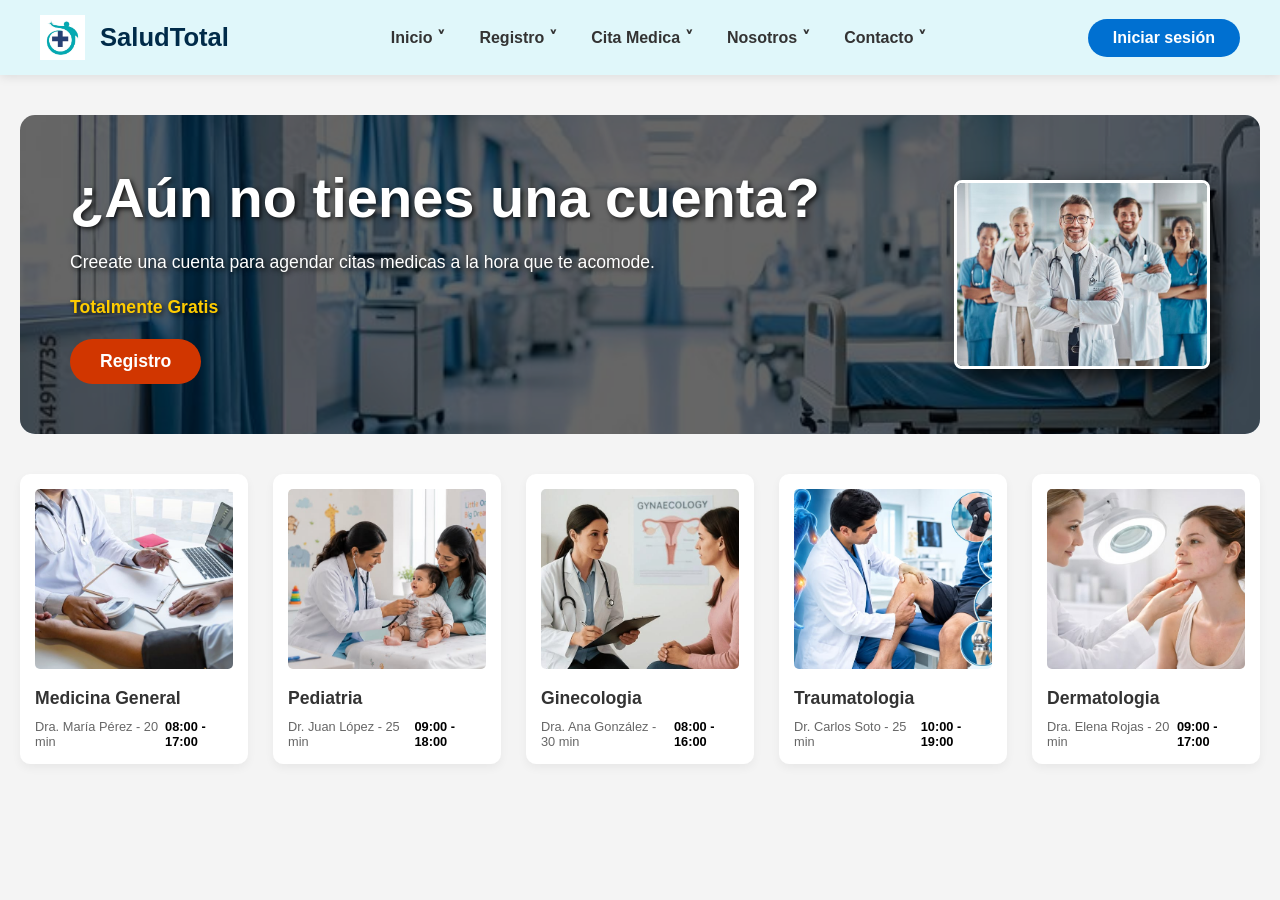
<file: usuario/index.html>
<!-- Declara que el documento es HTML5 -->
<!DOCTYPE html>
<!-- Define el idioma español para el navegador -->
<html lang="es">
<head>
    <!-- Permite el uso de caracteres especiales como tildes y la 'ñ' -->
    <meta charset="UTF-8">
    <meta name="viewport" content="width=device-width, initial-scale=1.0">
    <!-- Título que se mostrará en la pestaña del navegador -->
    <title>SaludTotal - Inicio</title>
    <!-- Conecta este archivo con la hoja de estilos CSS -->
    <link rel="stylesheet" href="style.css">
</head>
<body>

    <!-- =========================================
         ENCABEZADO (Color Celeste Clínica)
    ========================================= -->
    <header class="header-celeste">
        
        <!-- Bloque Izquierdo: Logo y nombre de la tienda -->
        <div class="logo-contenedor">
            <!-- Llama a la imagen del logo -->
            <img src="./img/logo.jpg" alt="Logo" class="logo-img">
            <!-- Texto al lado del logo -->
            <span class="logo-texto">SaludTotal</span>
        </div>
        
        <!-- Bloque Central: Enlaces de navegación desplegables -->
        <nav class="nav-principal">
            <a href="index.html">Inicio ˅</a>
            <a href="registro.html">Registro ˅</a>
            <a href="cita_medica.html">Cita Medica ˅</a>
            <a href="nosotros.html">Nosotros ˅</a>
            <a href="contacto.html">Contacto ˅</a>
        </nav>
        
        <!-- Bloque Derecho: Lupa y botón de Iniciar Sesión -->
        <div class="acciones-header">
            <!-- Botón azul redondeado -->
            <a href="inicio_sesion.html" class="btn-login">Iniciar sesión</a>
        </div>
        
    </header>

    <!-- =========================================
         CONTENIDO PRINCIPAL
    ========================================= -->
    <!-- Etiqueta semántica main para el contenido central de la página -->
    <main class="contenedor-principal">
        
        <!-- 1. IMAGEN CENTRAL (Banner) -->
        <section class="banner-central" id="banner-central">
            
            <!-- Caja que agrupa el contenido por encima del fondo oscuro -->
            <div class="banner-contenido">
                
                <!-- Textos e información (Lado izquierdo) -->
                <div class="banner-textos">
                    <h2>¿Aún no tienes una cuenta?</h2>
                    <p>Creeate una cuenta para agendar citas medicas a la hora que te acomode.</p>
                    <p class="precio-destacado">Totalmente Gratis</p>
                    <!-- Botón de acción naranja -->
                    <button class="btn-reservar">Registro</button>
                </div>
                
                <!-- Carátula física del VHS (Lado derecho) -->
                <img src="./img/img-1.jpg" alt="Carátula" class="banner-caratula">
                
            </div>
        </section>

        <!-- 2. LAS OTRAS PEQUEÑAS ABAJO (Grilla de 4 columnas) -->
        <section class="grilla-inferior">
            
            <!-- =========================================
                 TARJETA 1
            ========================================= -->
            <article class="tarjeta-pequena">
                
                <!-- NUEVO: Etiqueta img para mostrar una foto real -->
                <!-- src: Define la ruta de la foto. Cambia 'foto-servicio-1.jpg' por el nombre exacto de tu imagen en la carpeta img -->
                <!-- alt: Texto descriptivo en caso de que la imagen no cargue -->
                <!-- class: La clase CSS que le dará el tamaño y forma correcta -->
                <img src="./img/med-gen.jpg" alt="medico General" class="tarjeta-img">                
                <!-- Título del producto o servicio -->
                <h3 class="tarjeta-titulo">Medicina General</h3>                
                <!-- Contenedor para alinear los detalles y el precio a los lados -->
                <div class="tarjeta-detalles">
                    <!-- Categoría o atributo del servicio -->
                    <span>Dra. María Pérez - 20 min</span>
                    <!-- Precio del servicio destacado -->
                    <span class="tarjeta-precio">08:00 - 17:00</span>
                </div>
            </article>

            <!-- TARJETA 2 -->
            <article class="tarjeta-pequena">
                <img src="./img/pedia.jpg" alt="pediatra" class="tarjeta-img">                
                <!-- Título del producto o servicio -->
                <h3 class="tarjeta-titulo">Pediatria</h3>                
                <!-- Contenedor para alinear los detalles y el precio a los lados -->
                <div class="tarjeta-detalles">
                    <!-- Categoría o atributo del servicio -->
                    <span>Dr. Juan López - 25 min</span>
                    <!-- Precio del servicio destacado -->
                    <span class="tarjeta-precio">09:00 - 18:00</span>
                </div>
            </article>

            <!-- TARJETA 3 -->
            <article class="tarjeta-pequena">
                <img src="./img/gine.jpg" alt="Ginecologia" class="tarjeta-img">                
                <!-- Título del producto o servicio -->
                <h3 class="tarjeta-titulo">Ginecologia</h3>                
                <!-- Contenedor para alinear los detalles y el precio a los lados -->
                <div class="tarjeta-detalles">
                    <!-- Categoría o atributo del servicio -->
                    <span>Dra. Ana González - 30 min</span>
                    <!-- Precio del servicio destacado -->
                    <span class="tarjeta-precio">08:00 - 16:00</span>
                </div>
            </article>

            <!-- TARJETA 4 -->
            <article class="tarjeta-pequena">
                <img src="./img/trauma.jpg" alt="Traumatologia" class="tarjeta-img">                
                <!-- Título del producto o servicio -->
                <h3 class="tarjeta-titulo">Traumatologia</h3>                
                <!-- Contenedor para alinear los detalles y el precio a los lados -->
                <div class="tarjeta-detalles">
                    <!-- Categoría o atributo del servicio -->
                    <span>Dr. Carlos Soto - 25 min</span>
                    <!-- Precio del servicio destacado -->
                    <span class="tarjeta-precio">10:00 - 19:00</span>
                </div>
            </article>

            <!-- TARJETA 5 -->
            <article class="tarjeta-pequena">
                <img src="./img/derma.jpg" alt="Dermatologia" class="tarjeta-img">                
                <!-- Título del producto o servicio -->
                <h3 class="tarjeta-titulo">Dermatologia</h3>                
                <!-- Contenedor para alinear los detalles y el precio a los lados -->
                <div class="tarjeta-detalles">
                    <!-- Categoría o atributo del servicio -->
                    <span>Dra. Elena Rojas - 20 min</span>
                    <!-- Precio del servicio destacado -->
                    <span class="tarjeta-precio">09:00 - 17:00</span>
                </div>
            </article>

        </section>
        
    </main>

</body>
</html>
</file>
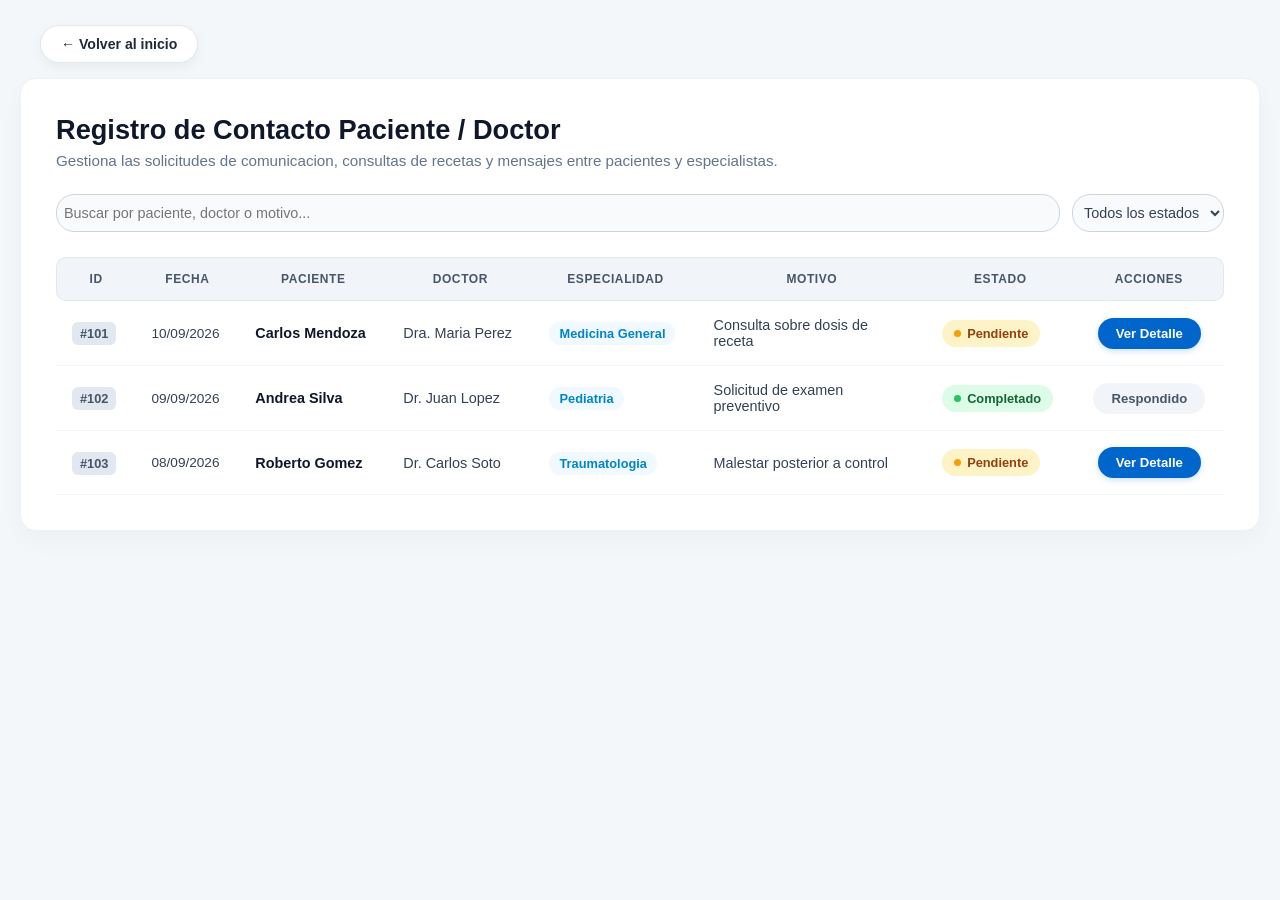
<file: admin/contacto_pacie_doct.html>
<!DOCTYPE html>
<html lang="es">
<head>
    <meta charset="UTF-8">
    <meta name="viewport" content="width=device-width, initial-scale=1.0">
    <title>SaludTotal - Contacto Paciente / Doctor</title>
    <link rel="stylesheet" href="style.css">
</head>
<body class="body-contacto">

    <!-- Boton Volver separado con estilo de pildora -->
    <div class="contacto-nav-outer">
        <a href="index_admin.html" class="contacto-btn-volver">&larr; Volver al inicio</a>
    </div>

    <!-- Contenedor Principal -->
    <main class="contacto-container">
        
        <section class="contacto-card-section">
            <div class="contacto-header">
                <h1>Registro de Contacto Paciente / Doctor</h1>
                <p>Gestiona las solicitudes de comunicacion, consultas de recetas y mensajes entre pacientes y especialistas.</p>
            </div>

            <!-- Filtros -->
            <div class="contacto-filtros">
                <input type="text" placeholder="Buscar por paciente, doctor o motivo..." class="contacto-input-buscar">
                <select class="contacto-select-filtro">
                    <option value="">Todos los estados</option>
                    <option value="pendiente">Pendientes</option>
                    <option value="respondido">Respondidos</option>
                </select>
            </div>

            <!-- Tabla corregida -->
            <div class="contacto-table-container">
                <table class="contacto-table">
                    <thead>
                        <tr>
                            <th>ID</th>
                            <th>FECHA</th>
                            <th>PACIENTE</th>
                            <th>DOCTOR</th>
                            <th>ESPECIALIDAD</th>
                            <th>MOTIVO</th>
                            <th>ESTADO</th>
                            <th class="contacto-text-center">ACCIONES</th>
                        </tr>
                    </thead>
                    <tbody>
                        <tr>
                            <td><span class="contacto-id-tag">#101</span></td>
                            <td class="contacto-col-fecha">10/09/2026</td>
                            <td><strong class="contacto-persona-nombre">Carlos Mendoza</strong></td>
                            <td><span class="contacto-doctor-nombre">Dra. Maria Perez</span></td>
                            <td><span class="contacto-especialidad-tag">Medicina General</span></td>
                            <td class="contacto-motivo-texto">Consulta sobre dosis de receta</td>
                            <td>
                                <span class="contacto-badge contacto-badge-pendiente">
                                    <span class="contacto-dot"></span> Pendiente
                                </span>
                            </td>
                            <td class="contacto-text-center">
                                <button class="contacto-btn-tabla contacto-btn-primary">Ver Detalle</button>
                            </td>
                        </tr>
                        <tr>
                            <td><span class="contacto-id-tag">#102</span></td>
                            <td class="contacto-col-fecha">09/09/2026</td>
                            <td><strong class="contacto-persona-nombre">Andrea Silva</strong></td>
                            <td><span class="contacto-doctor-nombre">Dr. Juan Lopez</span></td>
                            <td><span class="contacto-especialidad-tag">Pediatria</span></td>
                            <td class="contacto-motivo-texto">Solicitud de examen preventivo</td>
                            <td>
                                <span class="contacto-badge contacto-badge-respondido">
                                    <span class="contacto-dot"></span> Completado
                                </span>
                            </td>
                            <td class="contacto-text-center">
                                <button class="contacto-btn-tabla contacto-btn-secondary">Respondido</button>
                            </td>
                        </tr>
                        <tr>
                            <td><span class="contacto-id-tag">#103</span></td>
                            <td class="contacto-col-fecha">08/09/2026</td>
                            <td><strong class="contacto-persona-nombre">Roberto Gomez</strong></td>
                            <td><span class="contacto-doctor-nombre">Dr. Carlos Soto</span></td>
                            <td><span class="contacto-especialidad-tag">Traumatologia</span></td>
                            <td class="contacto-motivo-texto">Malestar posterior a control</td>
                            <td>
                                <span class="contacto-badge contacto-badge-pendiente">
                                    <span class="contacto-dot"></span> Pendiente
                                </span>
                            </td>
                            <td class="contacto-text-center">
                                <button class="contacto-btn-tabla contacto-btn-primary">Ver Detalle</button>
                            </td>
                        </tr>
                    </tbody>
                </table>
            </div>
        </section>

    </main>

</body>
</html>
</file>
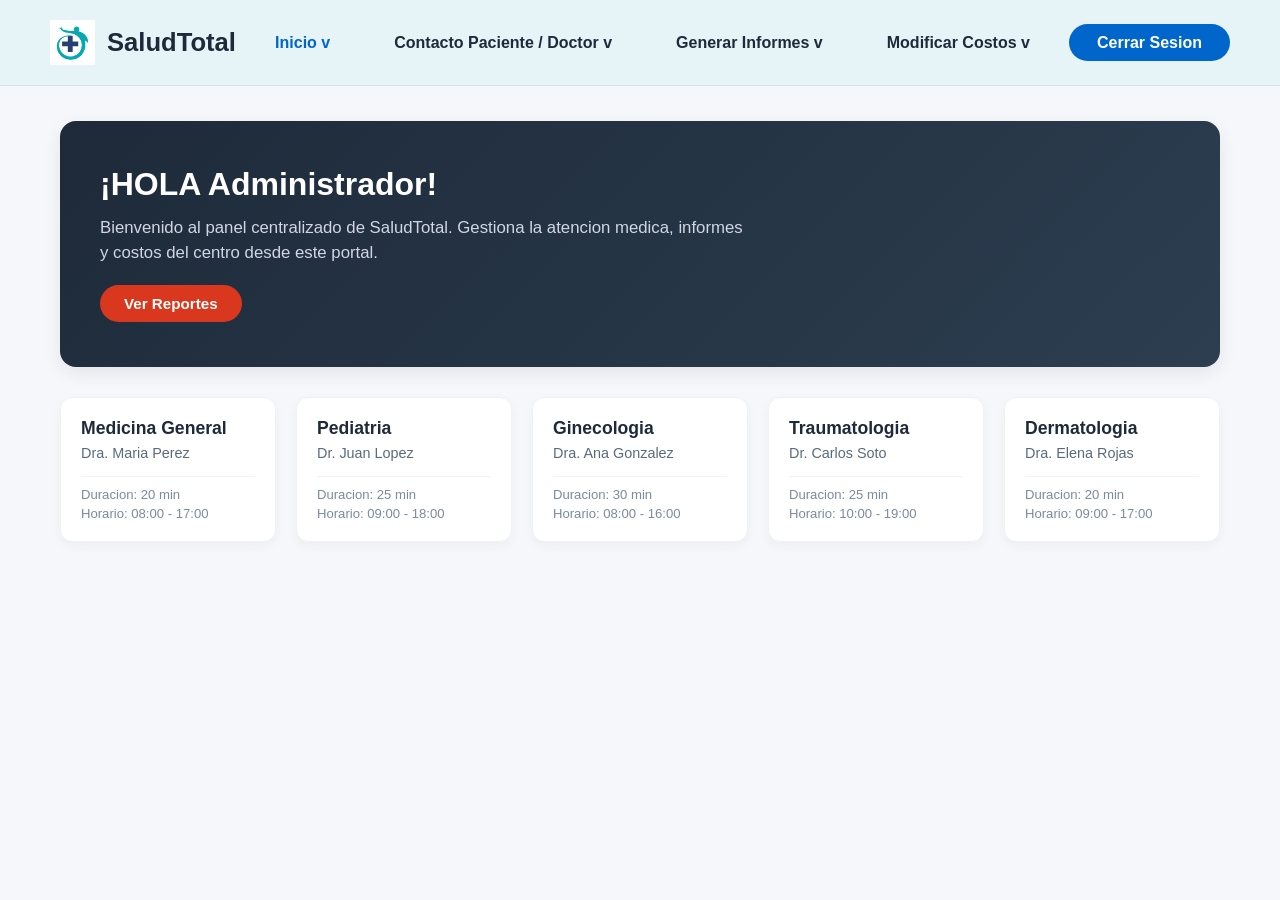
<file: admin/index_admin.html>
<!DOCTYPE html>
<html lang="es">
<head>
    <meta charset="UTF-8">
    <meta name="viewport" content="width=device-width, initial-scale=1.0">
    <title>SaludTotal - Panel Administrador</title>
    <link rel="stylesheet" href="style.css">
</head>
<body class="body-admin">

    <!-- Navegacion Superior Horizontal -->
    <header class="admin-navbar">
        <div class="admin-brand">
            <img src="./img/logo.jpg" alt="Logo SaludTotal" class="brand-logo">
            <h2>SaludTotal</h2>
        </div>
        <nav class="admin-nav-horizontal">
            <ul>
                <li><a href="index_admin.html" class="activo">Inicio v</a></li>
                <li><a href="contacto_pacie_doct.html">Contacto Paciente / Doctor v</a></li>
                <li><a href="generar_informe.html">Generar Informes v</a></li>
                <li><a href="modificar_costos.html">Modificar Costos v</a></li>
            </ul>
        </nav>
        <div class="admin-user-action">
            <a href="inicio_admin.html" class="btn-cerrar-sesion">Cerrar Sesion</a>
        </div>
    </header>

    <!-- Contenido Principal -->
    <main class="admin-container">
        
        <!-- Banner de Bienvenida -->
        <section class="admin-hero">
            <div class="hero-text">
                <h1>¡HOLA Administrador!</h1>
                <p>Bienvenido al panel centralizado de SaludTotal. Gestiona la atencion medica, informes y costos del centro desde este portal.</p>
                <a href="generar_informe.html" class="btn-hero">Ver Reportes</a>
            </div>
        </section>

        <!-- Tarjetas Informativas / Especialidades -->
        <section class="admin-cards-grid">
            <div class="card-item">
                <h3>Medicina General</h3>
                <p class="medico-nombre">Dra. Maria Perez</p>
                <div class="card-detalles">
                    <span>Duracion: 20 min</span>
                    <span>Horario: 08:00 - 17:00</span>
                </div>
            </div>

            <div class="card-item">
                <h3>Pediatria</h3>
                <p class="medico-nombre">Dr. Juan Lopez</p>
                <div class="card-detalles">
                    <span>Duracion: 25 min</span>
                    <span>Horario: 09:00 - 18:00</span>
                </div>
            </div>

            <div class="card-item">
                <h3>Ginecologia</h3>
                <p class="medico-nombre">Dra. Ana Gonzalez</p>
                <div class="card-detalles">
                    <span>Duracion: 30 min</span>
                    <span>Horario: 08:00 - 16:00</span>
                </div>
            </div>

            <div class="card-item">
                <h3>Traumatologia</h3>
                <p class="medico-nombre">Dr. Carlos Soto</p>
                <div class="card-detalles">
                    <span>Duracion: 25 min</span>
                    <span>Horario: 10:00 - 19:00</span>
                </div>
            </div>

            <div class="card-item">
                <h3>Dermatologia</h3>
                <p class="medico-nombre">Dra. Elena Rojas</p>
                <div class="card-detalles">
                    <span>Duracion: 20 min</span>
                    <span>Horario: 09:00 - 17:00</span>
                </div>
            </div>
        </section>

    </main>

</body>
</html>
</file>
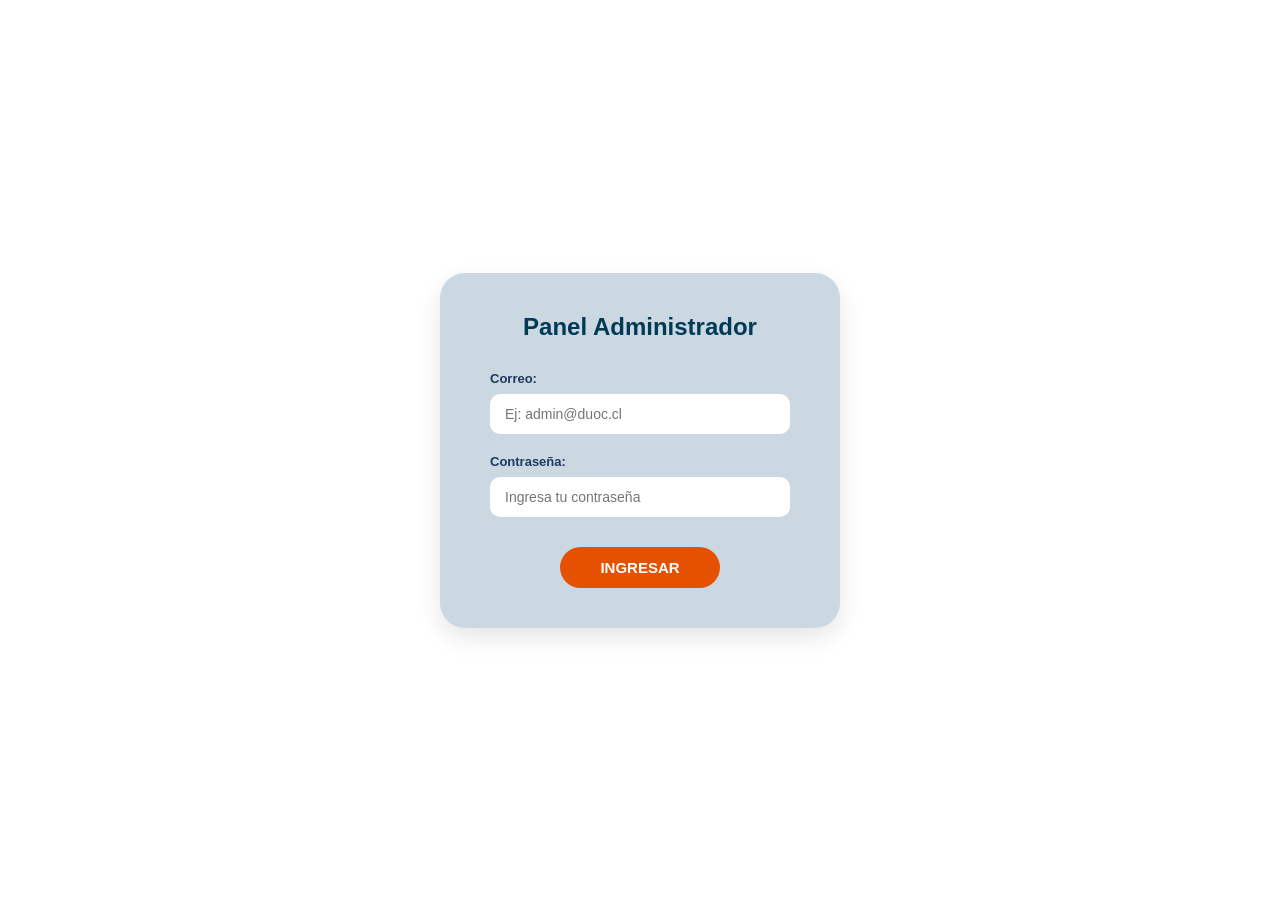
<file: admin/inicio_admin.html>
<!DOCTYPE html>
<html lang="es">
<head>
    <meta charset="UTF-8">
    <meta name="viewport" content="width=device-width, initial-scale=1.0">
    <title>Inicio de Sesión - Administrador</title>
    <link rel="stylesheet" href="style.css"> 
</head>
<body class="body-admin-login">

    <div class="tarjeta-login-admin">
        <h2 class="titulo-admin">Panel Administrador</h2>
        
        <form id="formAdminLogin" action="index_admin.html">
            <div class="grupo-input-admin">
                <label for="correoAdmin">Correo:</label>
                <input type="text" id="correoAdmin" name="correoAdmin" placeholder="Ej: admin@duoc.cl">
                <span id="error-correoAdmin" class="texto-error"></span> 
            </div>

            <div class="grupo-input-admin">
                <label for="passAdmin">Contraseña:</label>
                <input type="password" id="passAdmin" name="passAdmin" placeholder="Ingresa tu contraseña" maxlength="10">
                <span id="error-passAdmin" class="texto-error"></span>
            </div>

            <div class="contenedor-boton">
                <button type="submit" class="btn-ingresar-admin">INGRESAR</button>
            </div>
            
        </form>
    </div>

    <script src="validaciones.js"></script>
</body>
</html>
</file>
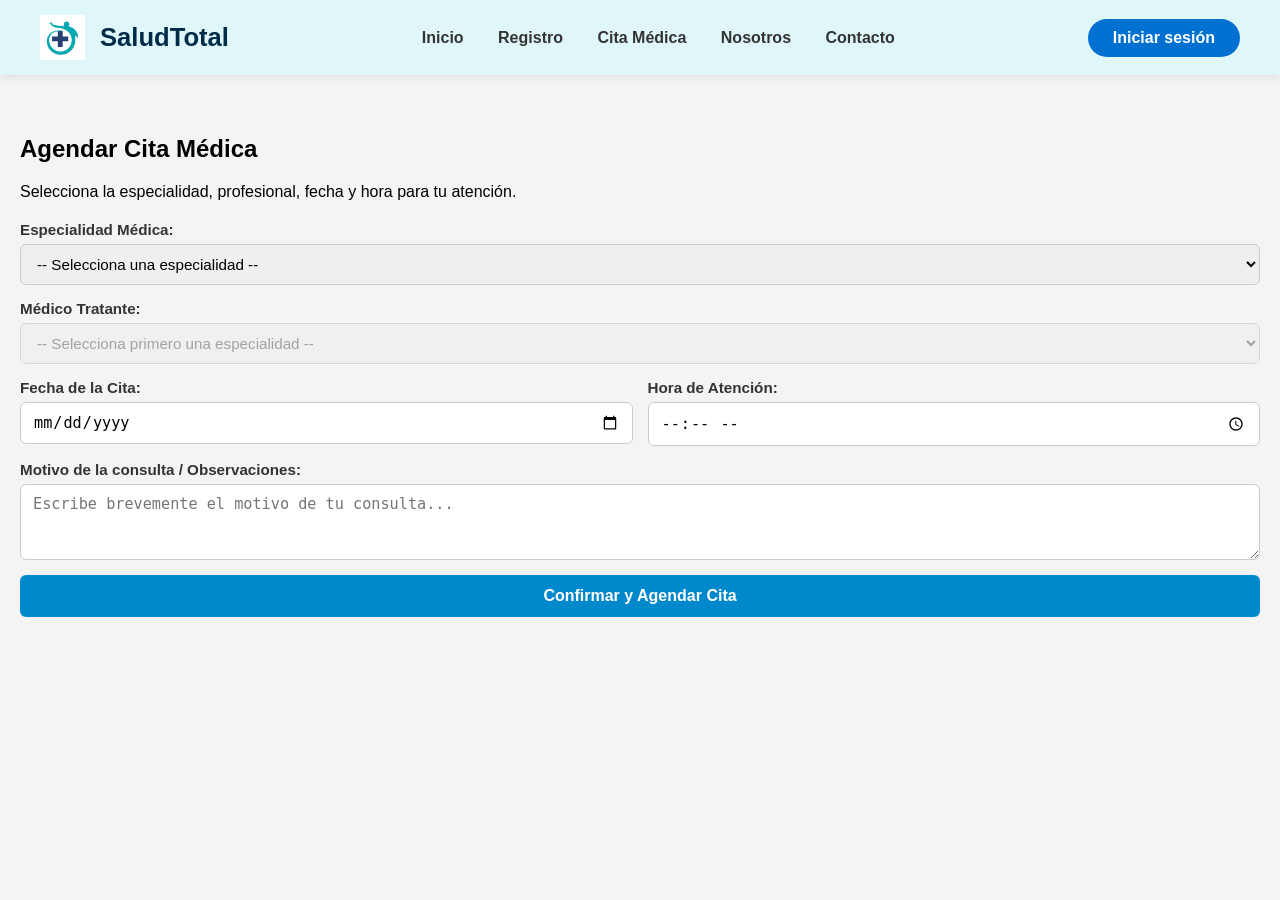
<file: usuario/agendar_cita.html>
<script src="validaciones.js"></script>
</body>

<!DOCTYPE html>
<html lang="es">
<head>
    <meta charset="UTF-8">
    <meta name="viewport" content="width=device-width, initial-scale=1.0">
    <title>SaludTotal - Agendar Cita</title>
    <link rel="stylesheet" href="style.css">
</head>
<body>

  
    <header class="header-celeste">
        <div class="logo-contenedor">
            <img src="./img/logo.jpg" alt="Logo" class="logo-img">
            <span class="logo-texto">SaludTotal</span>
        </div>
        <nav class="nav-principal">
            <a href="index.html">Inicio</a>
            <a href="registro.html">Registro</a>
            <a href="cita_medica.html">Cita Médica</a>
            <a href="nosotros.html">Nosotros</a>
            <a href="contacto.html">Contacto</a>
        </nav>
        <div class="acciones-header">
            <a href="inicio_sesion.html" class="btn-login">Iniciar sesión</a>
        </div>
    </header>

  
    <main class="contenedor-principal">
        <section class="formulario-seccion">
            <h2>Agendar Cita Médica</h2>
            <p>Selecciona la especialidad, profesional, fecha y hora para tu atención.</p>

            <form id="formAgendar" class="form-card">
                <div class="grupo-form">
                    <label for="especialidad">Especialidad Médica:</label>
                    <select id="especialidad" name="especialidad" required>
                        <option value="">-- Selecciona una especialidad --</option>
                        <option value="Medicina General">Medicina General</option>
                        <option value="Pediatría">Pediatría</option>
                        <option value="Ginecología">Ginecología</option>
                        <option value="Traumatología">Traumatología</option>
                        <option value="Dermatología">Dermatología</option>
                    </select>
                </div>

                <div class="grupo-form">
                    <label for="medico">Médico Tratante:</label>
                    <select id="medico" name="medico" required disabled>
                        <option value="">-- Selecciona primero una especialidad --</option>
                    </select>
                </div>

                <div class="grupo-form-doble">
                    <div class="grupo-form">
                        <label for="fecha">Fecha de la Cita:</label>
                        <input type="date" id="fecha" name="fecha" required>
                    </div>

                    <div class="grupo-form">
                        <label for="hora">Hora de Atención:</label>
                        <input type="time" id="hora" name="hora" min="08:00" max="19:00" required>
                    </div>
                </div>

                <div class="grupo-form">
                    <label for="observaciones">Motivo de la consulta / Observaciones:</label>
                    <textarea id="observaciones" name="observaciones" rows="3" placeholder="Escribe brevemente el motivo de tu consulta..."></textarea>
                </div>

                <button type="submit" class="btn-submit">Confirmar y Agendar Cita</button>
            </form>
        </section>
    </main>

    <script>
        const medicosPorEspecialidad = {
            "Medicina General": ["Dra. María Pérez"],
            "Pediatría": ["Dr. Juan López"],
            "Ginecología": ["Dra. Ana González"],
            "Traumatología": ["Dr. Carlos Soto"],
            "Dermatología": ["Dra. Elena Rojas"]
        };

        const especialidadSelect = document.getElementById('especialidad');
        const medicoSelect = document.getElementById('medico');
        const formAgendar = document.getElementById('formAgendar');

        const hoy = new Date().toISOString().split('T')[0];
        document.getElementById('fecha').min = hoy;

        especialidadSelect.addEventListener('change', function() {
            const esp = this.value;
            medicoSelect.innerHTML = '<option value="">-- Selecciona un médico --</option>';

            if (esp && medicosPorEspecialidad[esp]) {
                medicosPorEspecialidad[esp].forEach(medico => {
                    const opt = document.createElement('option');
                    opt.value = medico;
                    opt.textContent = medico;
                    medicoSelect.appendChild(opt);
                });
                medicoSelect.disabled = false;
            } else {
                medicoSelect.innerHTML = '<option value="">-- Selecciona primero una especialidad --</option>';
                medicoSelect.disabled = true;
            }
        });


        formAgendar.addEventListener('submit', function(e) {
            e.preventDefault();

            const nuevaCita = {
                id: 'ST-' + Math.floor(100000 + Math.random() * 900000),
                especialidad: document.getElementById('especialidad').value,
                medico: document.getElementById('medico').value,
                fecha: document.getElementById('fecha').value,
                hora: document.getElementById('hora').value,
                observaciones: document.getElementById('observaciones').value || 'Sin observaciones',
                estado: 'Confirmada'
            };

     
            localStorage.setItem('citaRegistrada', JSON.stringify(nuevaCita));

            alert('¡Cita agendada con éxito!');
            window.location.href = 'cita_medica.html';
        });
    </script>
</body>
</html>
</file>
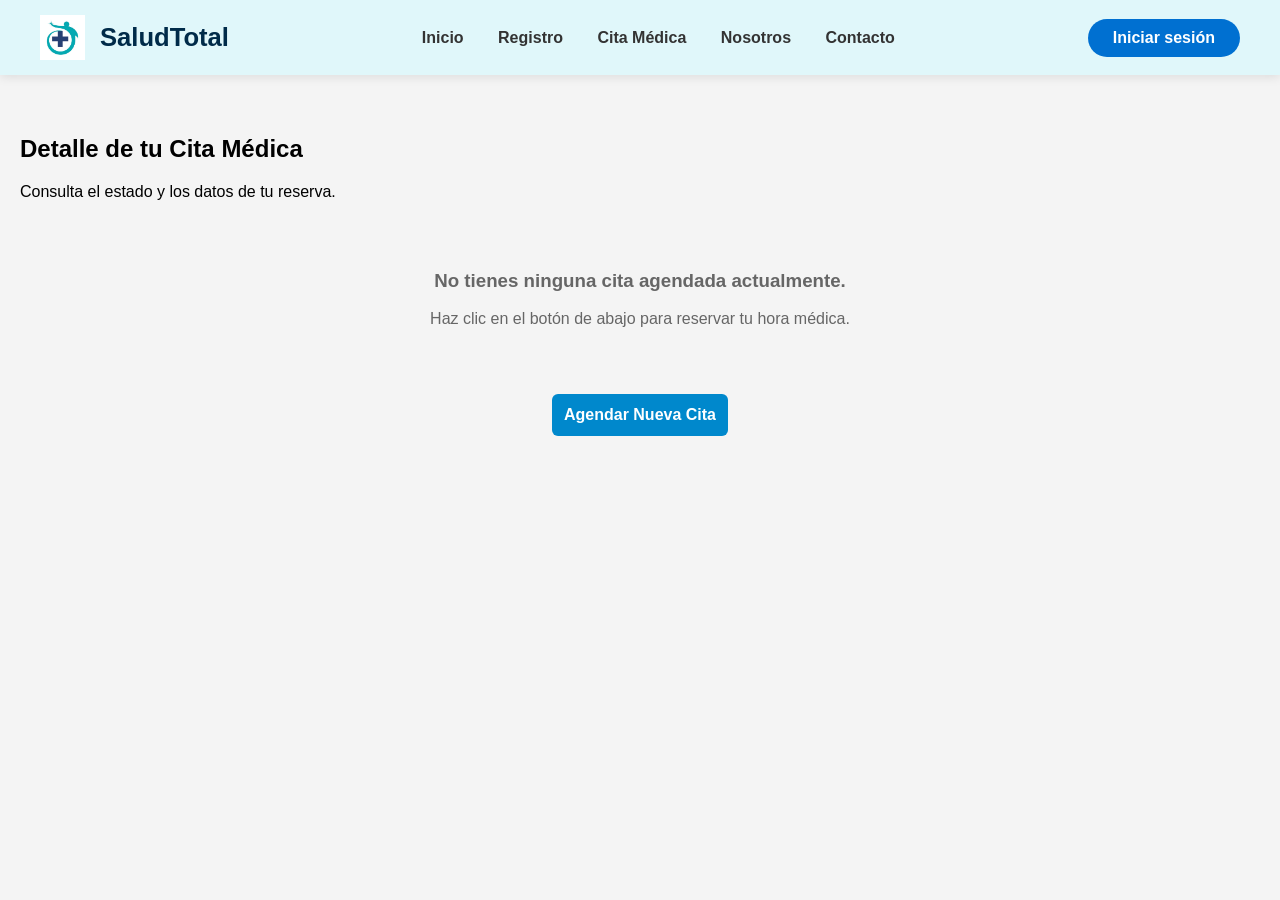
<file: usuario/cita_medica.html>
<script src="validaciones.js"></script>
</body>

<!DOCTYPE html>
<html lang="es">
<head>
    <meta charset="UTF-8">
    <meta name="viewport" content="width=device-width, initial-scale=1.0">
    <title>SaludTotal - Mis Citas Médicas</title>
    <link rel="stylesheet" href="style.css">
</head>
<body>

  
    <header class="header-celeste">
        <div class="logo-contenedor">
            <img src="./img/logo.jpg" alt="Logo" class="logo-img">
            <span class="logo-texto">SaludTotal</span>
        </div>
        <nav class="nav-principal">
            <a href="index.html">Inicio</a>
            <a href="registro.html">Registro</a>
            <a href="cita_medica.html">Cita Médica</a>
            <a href="nosotros.html">Nosotros</a>
            <a href="contacto.html">Contacto</a>
        </nav>
        <div class="acciones-header">
            <a href="inicio_sesion.html" class="btn-login">Iniciar sesión</a>
        </div>
    </header>


    <main class="contenedor-principal">
        <section class="citas-seccion">
            <h2>Detalle de tu Cita Médica</h2>
            <p>Consulta el estado y los datos de tu reserva.</p>

            <div id="contenedorCita" class="cita-card">
          
            </div>

            <div class="acciones-citas">
                <a href="agendar_cita.html" class="btn-submit">Agendar Nueva Cita</a>
            </div>
        </section>
    </main>


    <script>
        function cargarCita() {
            const contenedor = document.getElementById('contenedorCita');
            const citaData = localStorage.getItem('citaRegistrada');

            if (!citaData) {
                contenedor.innerHTML = `
                    <div class="sin-citas">
                        <h3>No tienes ninguna cita agendada actualmente.</h3>
                        <p>Haz clic en el botón de abajo para reservar tu hora médica.</p>
                    </div>
                `;
                return;
            }

            const cita = JSON.parse(citaData);

            contenedor.innerHTML = `
                <div class="header-cita-card">
                    <span class="codigo-cita">Código: <strong>${cita.id}</strong></span>
                    <span class="badge-estado ${cita.estado === 'Confirmada' ? 'estado-activa' : 'estado-cancelada'}">${cita.estado}</span>
                </div>
                <div class="cuerpo-cita-card">
                    <p><strong>Especialidad:</strong> ${cita.especialidad}</p>
                    <p><strong>Profesional:</strong> ${cita.medico}</p>
                    <p><strong>Fecha:</strong> ${cita.fecha}</p>
                    <p><strong>Hora:</strong> ${cita.hora} hrs</p>
                    <p><strong>Motivo:</strong> ${cita.observaciones}</p>
                </div>
                ${cita.estado === 'Confirmada' ? `
                    <div class="footer-cita-card">
                        <button onclick="cancelarCita()" class="btn-cancelar">Cancelar Cita</button>
                    </div>
                ` : ''}
            `;
        }

        function cancelarCita() {
            if (confirm('¿Estás seguro de que deseas cancelar esta cita médica?')) {
                localStorage.removeItem('citaRegistrada');
                alert('La cita ha sido cancelada.');
                cargarCita();
            }
        }

       
        document.addEventListener('DOMContentLoaded', cargarCita);
    </script>
</body>
</html>
</file>
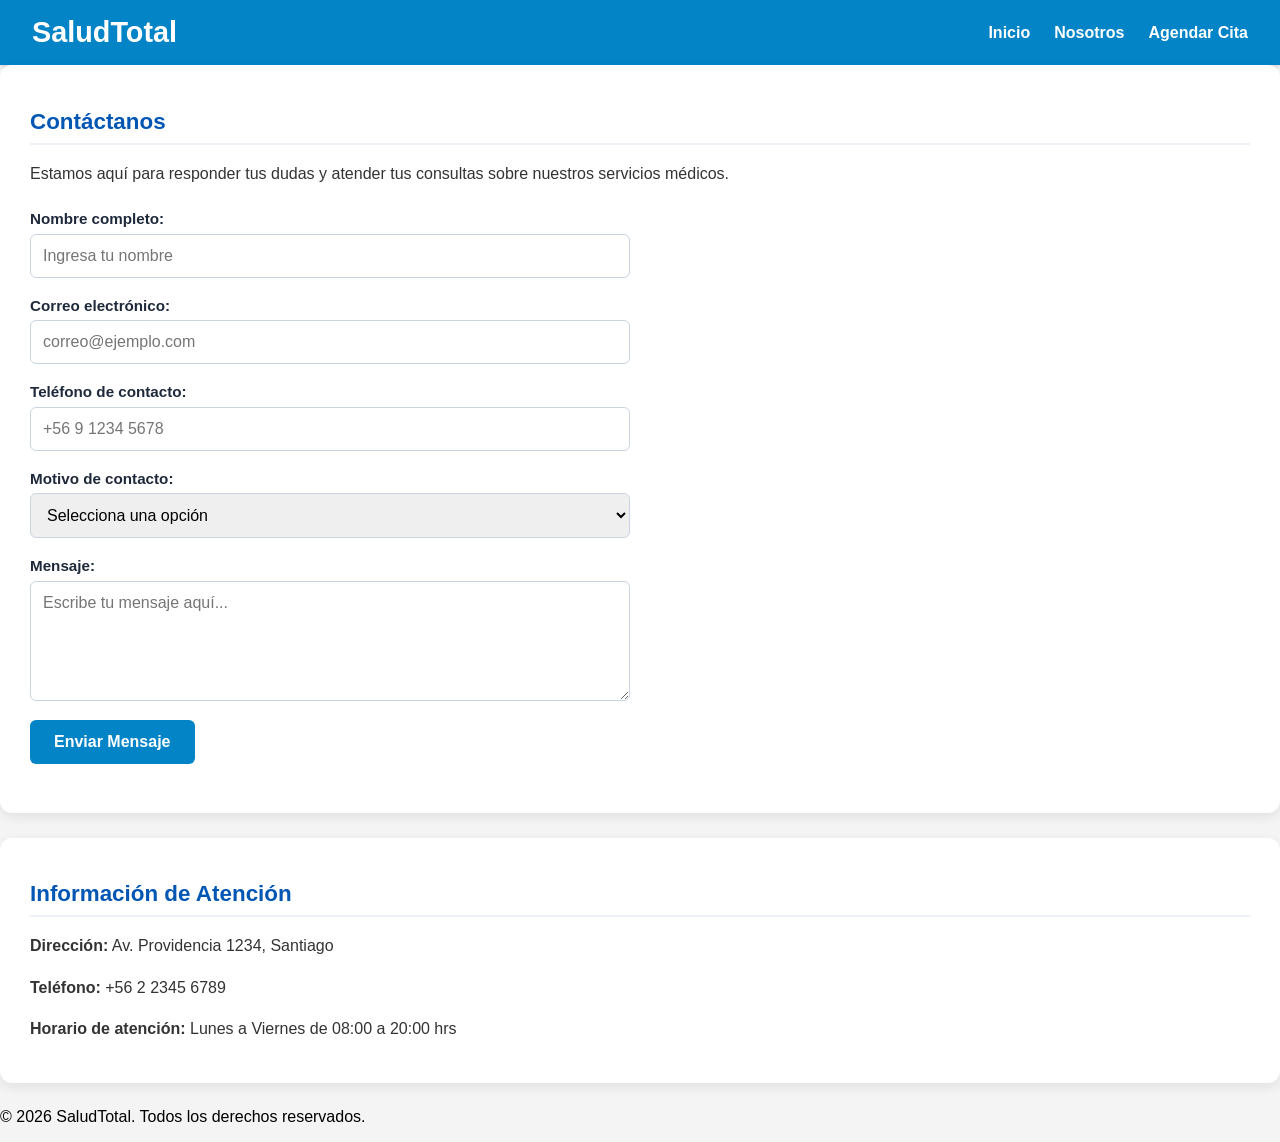
<file: usuario/contacto.html>
<!DOCTYPE html>
<html lang="es">
<head>
    <meta charset="UTF-8">
    <meta name="viewport" content="width=device-width, initial-scale=1.0">
    <title>Contacto - SaludTotal</title>
    <link rel="stylesheet" href="style.css">
</head>
<body>
    <header class="headercontacto">
        <h1>SaludTotal</h1>
        <nav>
            <ul>
                <li><a href="index.html">Inicio</a></li>
                <li><a href="nosotros.html">Nosotros</a></li>
                <li><a href="agendar_cita.html">Agendar Cita</a></li>
            </ul>
        </nav>
    </header>

    <main>
        <section class="tarjeta-info">
            <h2>Contáctanos</h2>
            <p>Estamos aquí para responder tus dudas y atender tus consultas sobre nuestros servicios médicos.</p>
            
            <form action="#" method="post" class="formulario-contacto" id="formularioContacto">
                <div class="campocontacto">
                    <label for="nombre">Nombre completo:</label>
                    <input type="text" id="nombre" name="nombre" placeholder="Ingresa tu nombre">
                    <p class="texto-error" id="error-nombre"></p>

                </div>

                <div class="campocontacto">
                    <label for="email">Correo electrónico:</label>
                    <input type="email" id="email" name="email" placeholder="correo@ejemplo.com">
                    <p class="texto-error" id="error-email"></p>

                </div>

                <div class="campocontacto">
                    <label for="telefono">Teléfono de contacto:</label>
                    <input type="tel" id="telefono" name="telefono" placeholder="+56 9 1234 5678">
                    <p class="texto-error" id="error-telefono"></p>

                </div>

                <div class="campocontacto">
                    <label for="asunto">Motivo de contacto:</label>
                    <select id="asunto" name="asunto">
                        <option value="">Selecciona una opción</option>
                        <option value="consulta">Consulta general</option>
                        <option value="reclamo">Sugerencia o reclamo</option>
                        <option value="soporte">Soporte con la plataforma</option>
                    </select>
                    <p class="texto-error" id="error-asunto"></p>
                </div>

                <div class="campocontacto">
                    <label for="mensaje">Mensaje:</label>
                    <textarea id="mensaje" name="mensaje" rows="5" placeholder="Escribe tu mensaje aquí..."></textarea>
                    <p class="texto-error" id="error-mensaje"></p>

                </div>

                <button type="submit" class="boton-enviar">Enviar Mensaje</button>
            </form>
        </section>

        <section class="tarjeta-info">
            <h2>Información de Atención</h2>
            <p><strong>Dirección:</strong> Av. Providencia 1234, Santiago</p>
            <p><strong>Teléfono:</strong> +56 2 2345 6789</p>
            <p><strong>Horario de atención:</strong> Lunes a Viernes de 08:00 a 20:00 hrs</p>
        </section>
    </main>

    <footer>
        <p>&copy; 2026 SaludTotal. Todos los derechos reservados.</p>
    </footer>
    <script src="validaciones.js"></script>


</body>
</html>
</file>
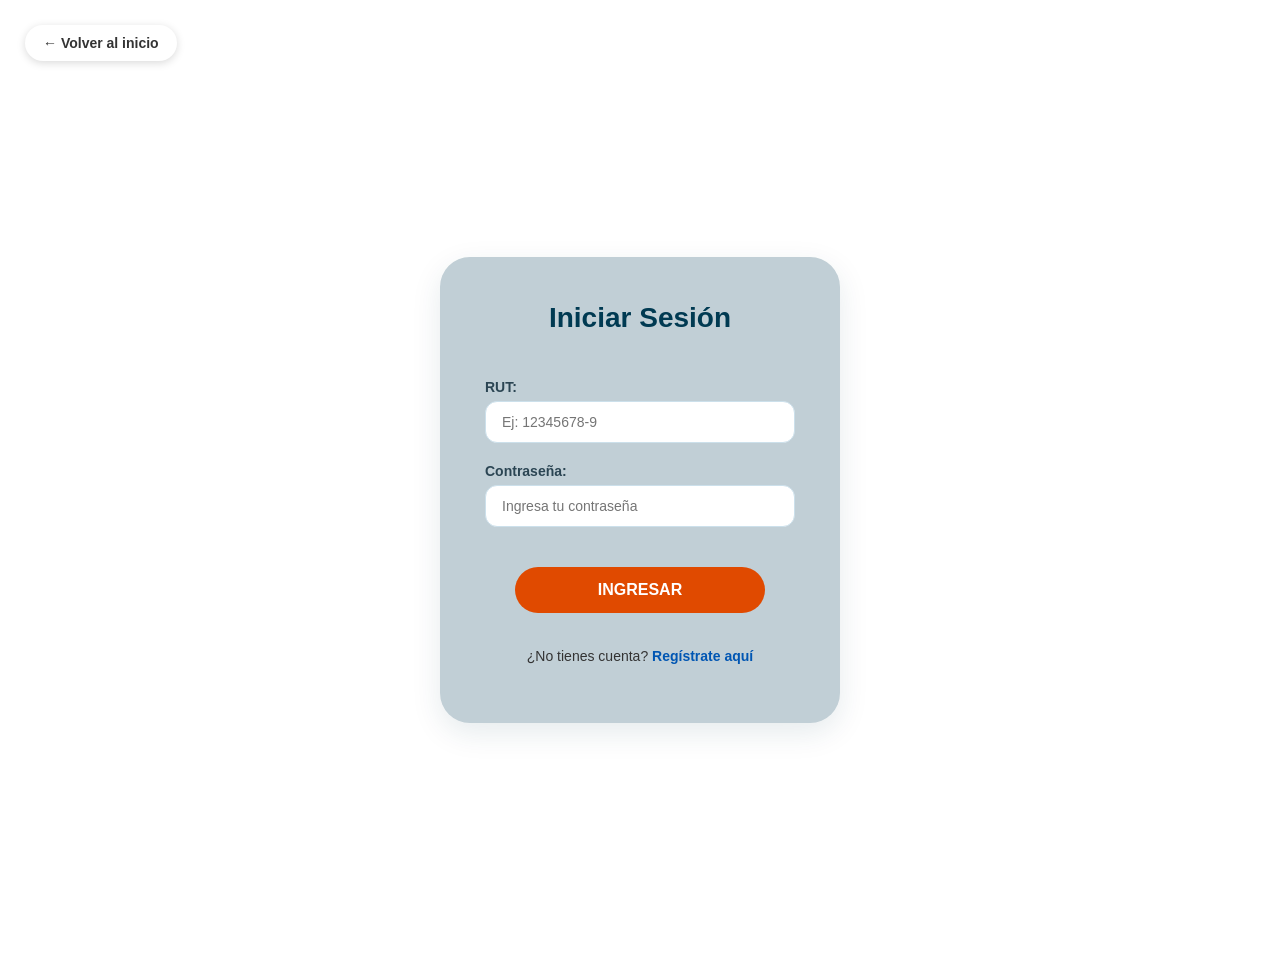
<file: usuario/inicio_sesion.html>
<!DOCTYPE html>
<html lang="es">
<head>
    <meta charset="UTF-8">
    <meta name="viewport" content="width=device-width, initial-scale=1.0">
    <title>Iniciar Sesión - SaludTotal</title>
    <link rel="stylesheet" href="style.css">
</head>
<body class="bodyregistro bodylogin">
    <a href="index.html" class="boton-volver-inicio">← Volver al inicio</a>

    <form class="formularioregistroborde formulariologin" id="formularioLogin" action="index.html" method="POST">
        <p class="tituloregistro">Iniciar Sesión</p>

        <div class="camporegistro">
            <label for="rutLogin">RUT:</label>
            <input type="text" id="rutLogin" placeholder="Ej: 12345678-9" maxlength="10">
            <p id="error-rutLogin" class="texto-error"></p>
        </div>

        <div class="camporegistro">
            <label for="passLogin">Contraseña:</label>
            <input type="password" id="passLogin" placeholder="Ingresa tu contraseña">
            <p id="error-passLogin" class="texto-error"></p>
        </div>

        <button type="submit" class="enviar">INGRESAR</button>

        <p class="enlace-navegacion">
            ¿No tienes cuenta? <a href="registro.html">Regístrate aquí</a>
        </p>
    </form>

    <script src="validaciones.js"></script>
</body>
</html>
</file>
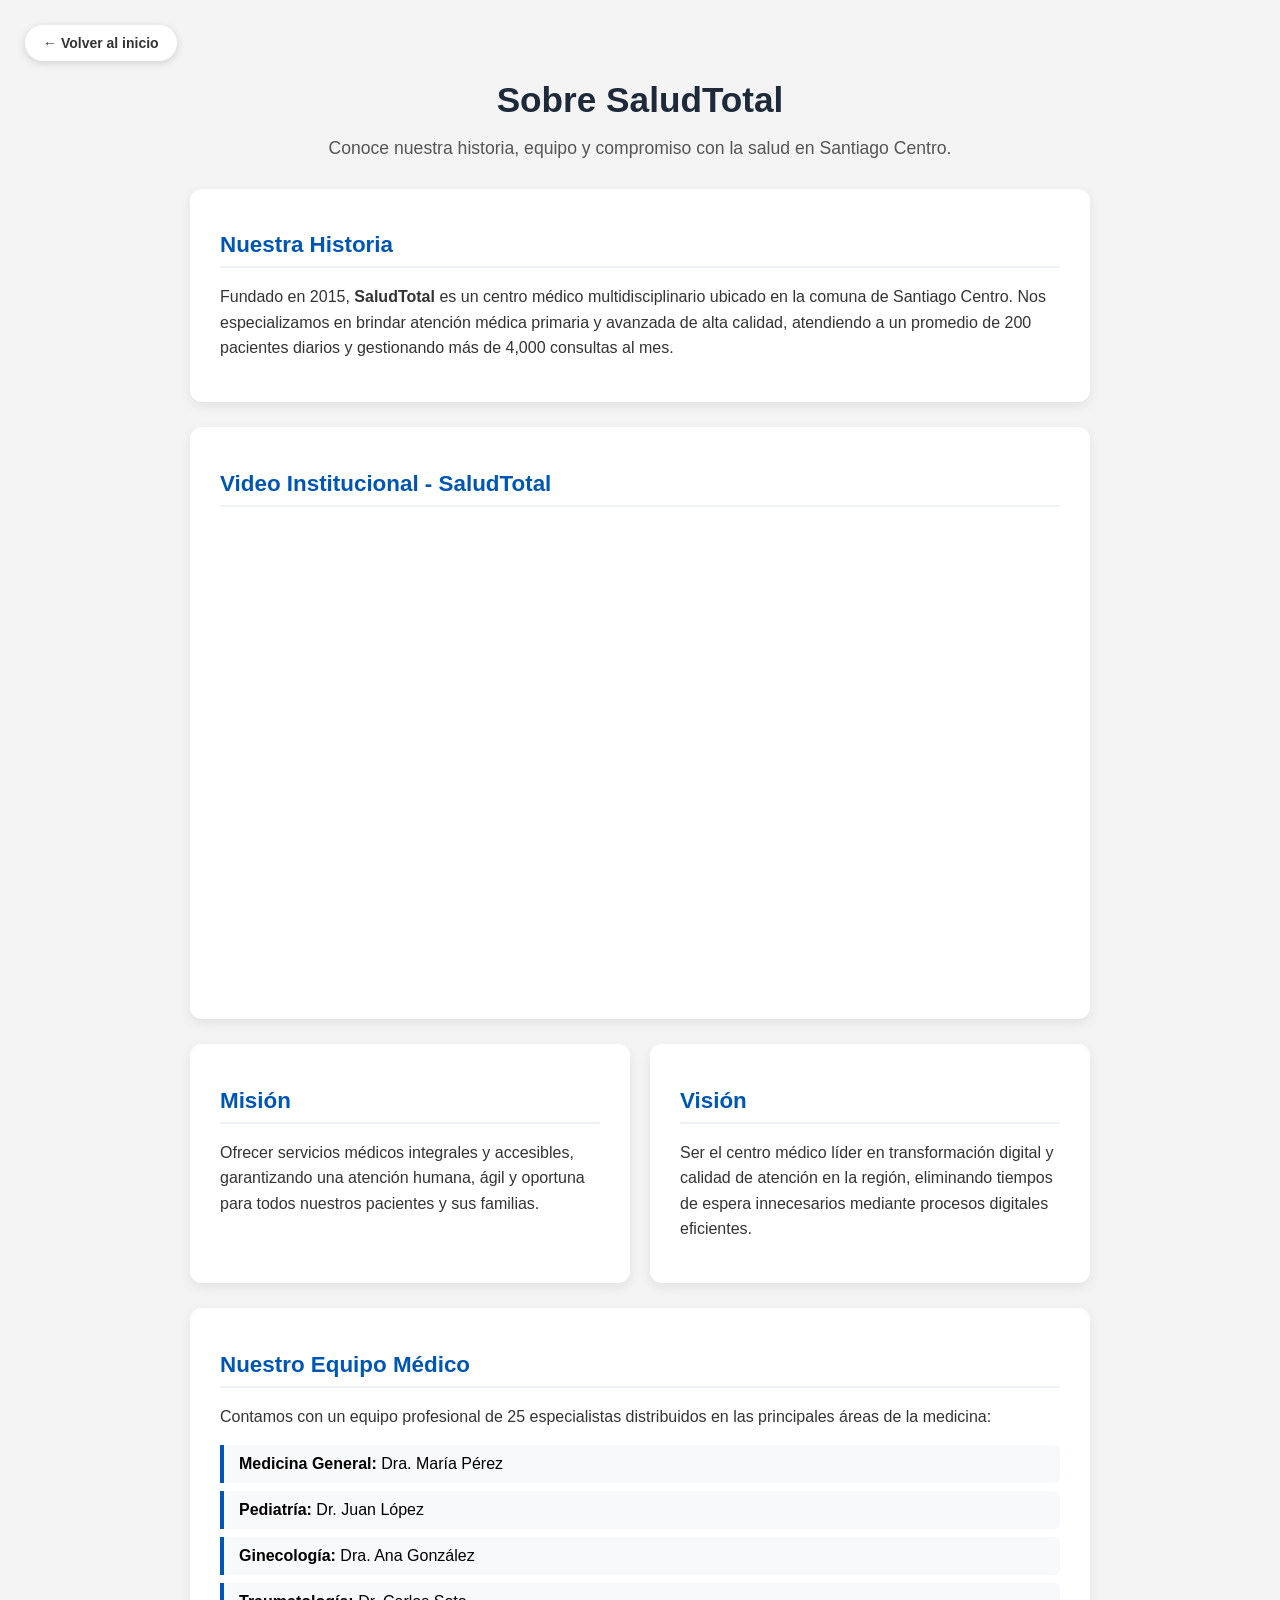
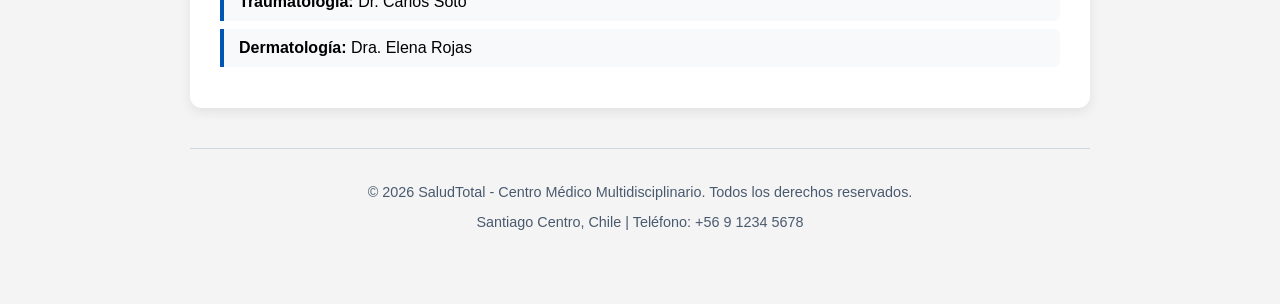
<file: usuario/nosotros.html>
<!DOCTYPE html>
<html lang="es">
<head>
    <meta charset="UTF-8">
    <meta name="viewport" content="width=device-width, initial-scale=1.0">
    <title>Nosotros - SaludTotal</title>
    <link rel="stylesheet" href="style.css">
</head>
<body>

    <!-- Botón flotante para regresar -->
    <a href="index.html" class="boton-volver-inicio">← Volver al inicio</a>

    <div class="container-pagina">
        
        <header class="encabezado-seccion">
            <h1>Sobre SaludTotal</h1>
            <p>Conoce nuestra historia, equipo y compromiso con la salud en Santiago Centro.</p>
        </header>

        <main>
            <!-- Historia y Presentación -->
            <article class="tarjeta-info">
                <h2>Nuestra Historia</h2>
                <p>
                    Fundado en 2015, <strong>SaludTotal</strong> es un centro médico multidisciplinario ubicado en la comuna de Santiago Centro. Nos especializamos en brindar atención médica primaria y avanzada de alta calidad, atendiendo a un promedio de 200 pacientes diarios y gestionando más de 4,000 consultas al mes.
                </p>
            </article>

            <!-- Video  -->
            <section class="tarjeta-info">
                <h2>Video Institucional - SaludTotal</h2>
                <div class="contenedor-video">
                    <iframe 
                        width="100%" 
                        height="315" 
                        src="https://www.youtube.com/watch?v=NDXwrT92_rI&t=7s" 
                        title="Video Institucional SaludTotal" 
                        frameborder="0" 
                        allow="accelerometer; autoplay; clipboard-write; encrypted-media; gyroscope; picture-in-picture; web-share" 
                        allowfullscreen>
                    </iframe>
                </div>
            </section>

            <!-- Misión y Visión -->
            <div class="grid-dos-columnas">
                <section class="tarjeta-info">
                    <h2>Misión</h2>
                    <p>Ofrecer servicios médicos integrales y accesibles, garantizando una atención humana, ágil y oportuna para todos nuestros pacientes y sus familias.</p>
                </section>

                <section class="tarjeta-info">
                    <h2>Visión</h2>
                    <p>Ser el centro médico líder en transformación digital y calidad de atención en la región, eliminando tiempos de espera innecesarios mediante procesos digitales eficientes.</p>
                </section>
            </div>

            <!-- Equipo y Especialidades -->
            <section class="tarjeta-info">
                <h2>Nuestro Equipo Médico</h2>
                <p>Contamos con un equipo profesional de 25 especialistas distribuidos en las principales áreas de la medicina:</p>
                
                <ul class="lista-especialidades">
                    <li><strong>Medicina General:</strong> Dra. María Pérez</li>
                    <li><strong>Pediatría:</strong> Dr. Juan López</li>
                    <li><strong>Ginecología:</strong> Dra. Ana González</li>
                    <li><strong>Traumatología:</strong> Dr. Carlos Soto</li>
                    <li><strong>Dermatología:</strong> Dra. Elena Rojas</li>
                </ul>
            </section>
        </main>

        <!-- Footer Informativo Requerido -->
        <footer class="footer-informativo">
            <p>&copy; 2026 SaludTotal - Centro Médico Multidisciplinario. Todos los derechos reservados.</p>
            <p>Santiago Centro, Chile | Teléfono: +56 9 1234 5678</p>
        </footer>

    </div>

</body>
</html>
</file>
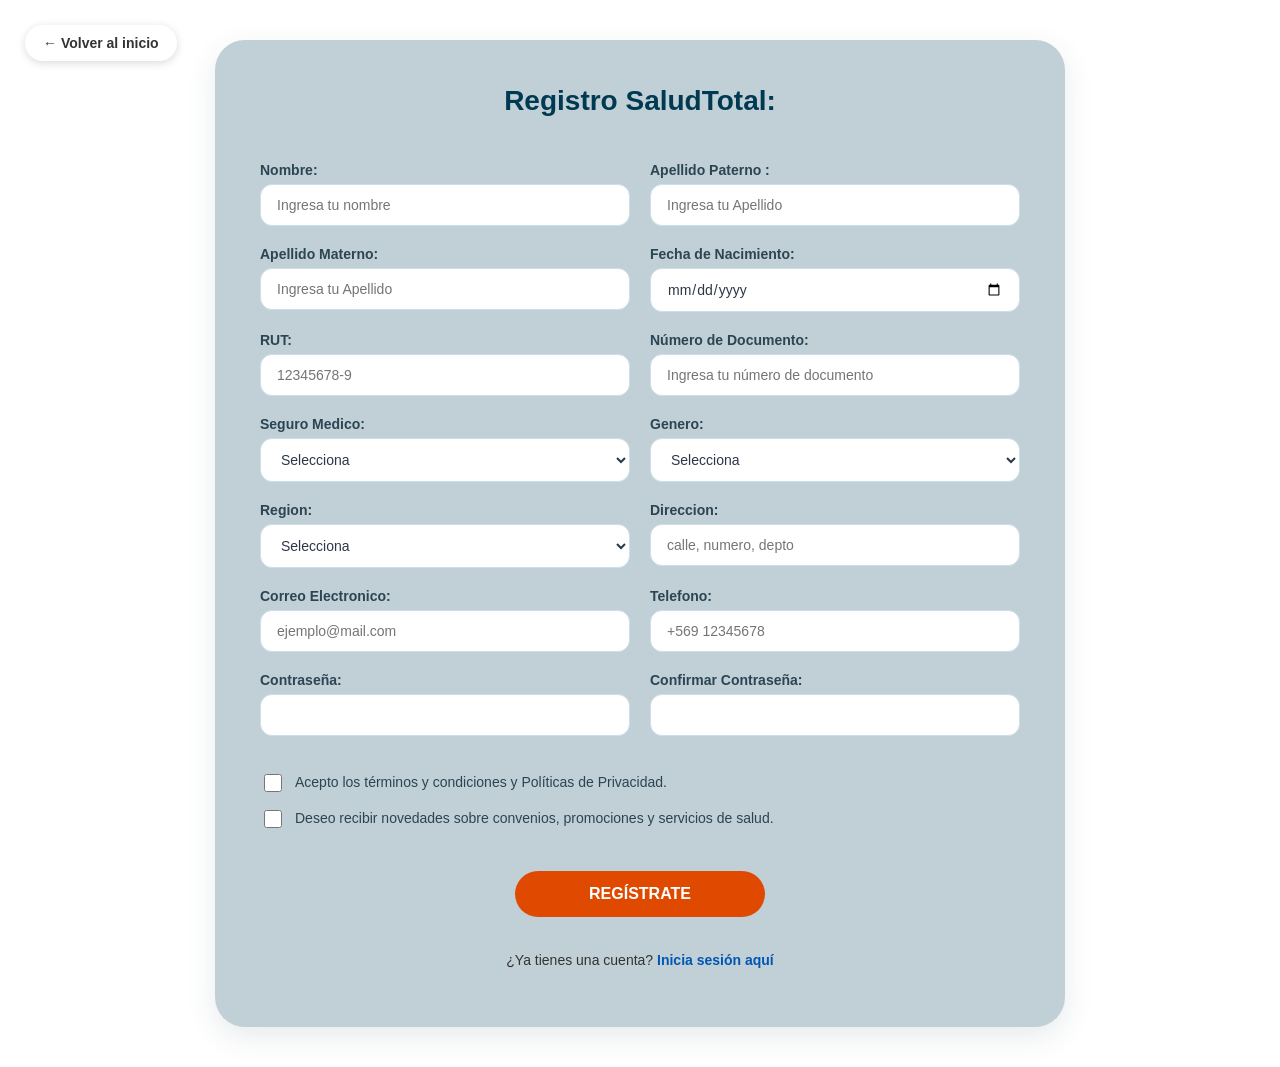
<file: usuario/registro.html>
<!DOCTYPE html>
<html lang="en">
<head>
    <meta charset="UTF-8">
    <meta name="viewport" content="width=device-width, initial-scale=1.0">
    <title>Registro Usuario - SaludTotal</title>
    <link rel="stylesheet" href="style.css">
</head>
<body class="bodyregistro">
    <a href="index.html" class="boton-volver-inicio">← Volver al inicio</a>

    <form class="formularioregistroborde" id="formularioRegistro" action="index.html">
    <p class="tituloregistro">Registro SaludTotal:</p>  


    <div class="camporegistro">
    <label for="nombre">Nombre:</label>
    <input type="text" id="nombre" placeholder="Ingresa tu nombre">
    <p id="error-nombre" class="texto-error"></p>
    </div>


    <div class="camporegistro">
    <label for="apellidopaterno">Apellido Paterno :</label>
    <input type="text" id="apellidopaterno" placeholder="Ingresa tu Apellido">
    <p id="error-apellidopaterno" class="texto-error"></p>
    </div>


    <div class="camporegistro">
    <label for="apellidomaterno">Apellido Materno:</label>
    <input type="text" id="apellidomaterno" placeholder="Ingresa tu Apellido">
    <p id="error-apellidomaterno" class="texto-error"></p>
    </div>


    <div class="camporegistro">
    <label for="fechanacimiento">Fecha de Nacimiento:</label>
    <input type="date" id="fechanacimiento" name="fnacimiento">
    <p id="error-fechanacimiento" class="texto-error"></p>
    </div>


    <div class="camporegistro">
    <label for="rut">RUT:</label>
    <input type="text" id="rut" placeholder="12345678-9" maxlength="12">
    <p id="error-rut" class="texto-error"></p>
    </div>


    <div class="camporegistro">
    <label for="nrodocumento">Número de Documento:</label>
    <input type="text" id="nrodocumento" placeholder="Ingresa tu número de documento" maxlength="10">
    <p id="error-nrodocumento" class="texto-error"></p>
    </div>


    <div class="camporegistro">
    <label for="tiposeguro">Seguro Medico:</label>


    <select id="tiposeguro">
    <option value="selecciona">Selecciona</option>
    <option value="fonasa">Fonasa</option>
    <option value="isapre">Isapre</option>
    </select>
    <p id="error-tiposeguro" class="texto-error"></p>
    </div>


    <div class="camporegistro">
    <label for="genero">Genero:</label>


    <select id="genero">
    <option value="selecciona">Selecciona</option>
    <option value="masculino">Masculino</option>
    <option value="femenino">Femenino</option>
    <option value="otro">Otro</option>
    </select>
    <p id="error-genero" class="texto-error"></p>
    </div>

    <div class="camporegistro">
    <label for="region">Region:</label>


    <select name="regiones" id="region">
    <option value="selecciona">Selecciona</option>
    <option value="arica y parinacota">Arica y Parinacota</option>
    <option value="tarapaca">Tarapacá</option>
    <option value="antofagasta">Antofagasta</option>
    <option value="atacama">Atacama</option>
    <option value="coquimbo">Coquimbo</option>
    <option value="valparaiso">Valparaiso</option>
    <option value="libertador General Bernardo O'Higgins">Libertador General Bernardo O'Higgins</option>
    <option value="maule">Maule</option>
    <option value="ñuble">Ñuble</option>
    <option value="biobio">BioBío</option>
    <option value="la araucania">La Araucania</option>
    <option value="los rios">Los Ríos</option>
    <option value="los lagos">Los Lagos</option>
    <option value="aysen del General Carlos Ibáñez del Campo">Aysén del General Carlos Ibáñez del Campo</option>
    <option value="magallanes y de la Antártica Chilena">Magallanes y de la Antártica Chilena</option>
    <option value="metropolitana de santiago">Metropolitana de Santiago</option>
    </select>
    <p id="error-region" class="texto-error"></p>
    </div>
   
    <div class="camporegistro">
    <label for="direccion">Direccion:</label>
    <input type="text" id="direccion" placeholder="calle, numero, depto">
    <p id="error-direccion" class="texto-error"></p>
    </div>


    <div class="camporegistro">
    <label for="email">Correo Electronico:</label>
    <input type="email" id="email" placeholder="ejemplo@mail.com">
    <p id="error-email" class="texto-error"></p>
    </div>


    <div class="camporegistro">
    <label for="telefono">Telefono:</label>
    <input type="text" id="telefono" placeholder="+569 12345678" maxlength="12">
    <p id="error-telefono" class="texto-error"></p>
    </div>


    <div class="camporegistro">
    <label for="password">Contraseña:</label>
    <input type="password" id="password">
    <p id="error-password" class="texto-error"></p>
    </div>


    <div class="camporegistro">
    <label for="confirmarpassword">Confirmar Contraseña:</label>
    <input type="password" id="confirmarpassword">
    <p id="error-confirmarpassword" class="texto-error"></p>
    </div>


    <div class="campo-checkbox">
       <label>
              <input type="checkbox" id="terminos" name="terminos">
              Acepto los términos y condiciones y Políticas de Privacidad.
       </label>
       <p id="error-terminos" class="texto-error"></p>
       <label>
              <input type="checkbox" id="ofertas">
              Deseo recibir novedades sobre convenios, promociones y servicios de salud.
       </label>
    </div>  


    <button type="submit" class="enviar">REGÍSTRATE</button>

    <!-- ENLACE DE RETORNO AL LOGIN -->
        <p class="enlace-navegacion" style="grid-column: span 2;">
            ¿Ya tienes una cuenta? <a href="inicio_sesion.html">Inicia sesión aquí</a>
        </p>

</form>

<script src="validaciones.js"></script>
</body>
</html>
</file>
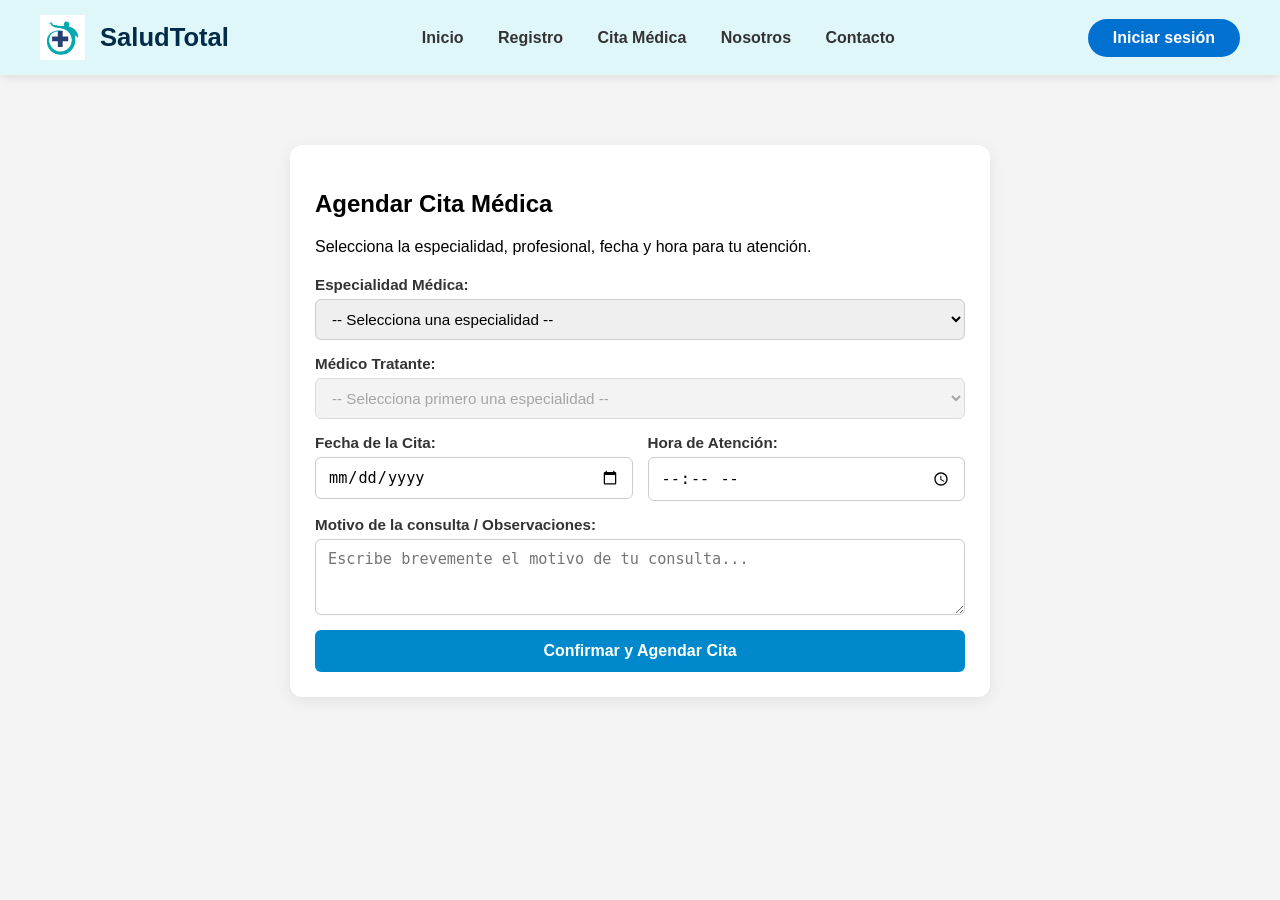
<file: Evaluacion-Parcial-Fullstack-II-main/usuario/agendar_cita.html>
<!DOCTYPE html>
<html lang="es">
<head>
    <meta charset="UTF-8">
    <meta name="viewport" content="width=device-width, initial-scale=1.0">
    <title>SaludTotal - Agendar Cita</title>
    <link rel="stylesheet" href="style.css">
</head>
<body>

  
    <header class="header-celeste">
        <div class="logo-contenedor">
            <img src="./img/logo.jpg" alt="Logo" class="logo-img">
            <span class="logo-texto">SaludTotal</span>
        </div>
        <nav class="nav-principal">
            <a href="index.html">Inicio</a>
            <a href="registro.html">Registro</a>
            <a href="cita_medica.html">Cita Médica</a>
            <a href="nosotros.html">Nosotros</a>
            <a href="contacto.html">Contacto</a>
        </nav>
        <div class="acciones-header">
            <a href="inicio_sesion.html" class="btn-login">Iniciar sesión</a>
        </div>
    </header>

  
    <main class="contenedor-principal">
        <section class="formulario-seccion">
            <h2>Agendar Cita Médica</h2>
            <p>Selecciona la especialidad, profesional, fecha y hora para tu atención.</p>

            <form id="formAgendar" class="form-card">
                <div class="grupo-form">
                    <label for="especialidad">Especialidad Médica:</label>
                    <select id="especialidad" name="especialidad" required>
                        <option value="">-- Selecciona una especialidad --</option>
                        <option value="Medicina General">Medicina General</option>
                        <option value="Pediatría">Pediatría</option>
                        <option value="Ginecología">Ginecología</option>
                        <option value="Traumatología">Traumatología</option>
                        <option value="Dermatología">Dermatología</option>
                    </select>
                </div>

                <div class="grupo-form">
                    <label for="medico">Médico Tratante:</label>
                    <select id="medico" name="medico" required disabled>
                        <option value="">-- Selecciona primero una especialidad --</option>
                    </select>
                </div>

                <div class="grupo-form-doble">
                    <div class="grupo-form">
                        <label for="fecha">Fecha de la Cita:</label>
                        <input type="date" id="fecha" name="fecha" required>
                    </div>

                    <div class="grupo-form">
                        <label for="hora">Hora de Atención:</label>
                        <input type="time" id="hora" name="hora" min="08:00" max="19:00" required>
                    </div>
                </div>

                <div class="grupo-form">
                    <label for="observaciones">Motivo de la consulta / Observaciones:</label>
                    <textarea id="observaciones" name="observaciones" rows="3" placeholder="Escribe brevemente el motivo de tu consulta..."></textarea>
                </div>

                <button type="submit" class="btn-submit">Confirmar y Agendar Cita</button>
            </form>
        </section>
    </main>

    <script>
        const medicosPorEspecialidad = {
            "Medicina General": ["Dra. María Pérez"],
            "Pediatría": ["Dr. Juan López"],
            "Ginecología": ["Dra. Ana González"],
            "Traumatología": ["Dr. Carlos Soto"],
            "Dermatología": ["Dra. Elena Rojas"]
        };

        const especialidadSelect = document.getElementById('especialidad');
        const medicoSelect = document.getElementById('medico');
        const formAgendar = document.getElementById('formAgendar');

        const hoy = new Date().toISOString().split('T')[0];
        document.getElementById('fecha').min = hoy;

        especialidadSelect.addEventListener('change', function() {
            const esp = this.value;
            medicoSelect.innerHTML = '<option value="">-- Selecciona un médico --</option>';

            if (esp && medicosPorEspecialidad[esp]) {
                medicosPorEspecialidad[esp].forEach(medico => {
                    const opt = document.createElement('option');
                    opt.value = medico;
                    opt.textContent = medico;
                    medicoSelect.appendChild(opt);
                });
                medicoSelect.disabled = false;
            } else {
                medicoSelect.innerHTML = '<option value="">-- Selecciona primero una especialidad --</option>';
                medicoSelect.disabled = true;
            }
        });


        formAgendar.addEventListener('submit', function(e) {
            e.preventDefault();

            const nuevaCita = {
                id: 'ST-' + Math.floor(100000 + Math.random() * 900000),
                especialidad: document.getElementById('especialidad').value,
                medico: document.getElementById('medico').value,
                fecha: document.getElementById('fecha').value,
                hora: document.getElementById('hora').value,
                observaciones: document.getElementById('observaciones').value || 'Sin observaciones',
                estado: 'Confirmada'
            };

     
            localStorage.setItem('citaRegistrada', JSON.stringify(nuevaCita));

            alert('¡Cita agendada con éxito!');
            window.location.href = 'cita_medica.html';
        });
    </script>
</body>
</html>
</file>
<file: usuario/style.css>
/* =========================================
   1. CONFIGURACIÓN BASE
========================================= */
/* Aplica a toda la página: quita márgenes y define color de fondo */
body { 
    margin: 0; /* Borra el espacio blanco que los navegadores ponen por defecto */
    font-family: Arial, sans-serif; /* Define el tipo de letra clásico */
    background-color: #f4f4f4; /* Un gris muy claro para el fondo de toda la página */
}

/* =========================================
   2. ENCABEZADO (Header Celeste)
========================================= */
.header-celeste {
    display: flex; /* Activa Flexbox: pone los elementos en una fila horizontal */
    justify-content: space-between; /* Empuja los elementos a los extremos izquierdo y derecho */
    align-items: center; /* Centra los elementos verticalmente */
    background-color: #e0f7fa; /* AQUÍ: El color celeste tipo clínica */
    padding: 15px 40px; /* 15px de espacio interno arriba/abajo y 40px a los lados */
    box-shadow: 0 2px 10px rgba(0,0,0,0.1); /* Crea una sombra suave debajo del encabezado */
}

/* Agrupa el logo y el texto en la parte izquierda */
.logo-contenedor {
    display: flex; 
    align-items: center; /* Alinea la foto y el texto en el centro */
    gap: 15px; /* Crea un espacio de 15px entre la imagen y el texto */
}

/* Tamaño de la imagen del logo */
.logo-img { height: 45px; width: auto; } /* Fija la altura, el ancho se ajusta solo */

/* Estilo del nombre de la tienda */
.logo-texto { 
    font-size: 1.6rem; /* Tamaño de la letra */
    font-weight: bold; /* Letras gruesas (negrita) */
    color: #002b49; /* Azul oscuro elegante */
}

/* Estilo para los enlaces de navegación del centro */
.nav-principal a { 
    margin: 0 15px; /* Separa los enlaces 15px entre sí */
    text-decoration: none; /* Quita la línea de subrayado de los links */
    color: #333; /* Texto gris oscuro */
    font-weight: bold; 
}
.nav-principal a:hover { color: #0070d1; } /* Se vuelve azul al pasar el mouse */

/* Agrupa la lupa y el botón de inicio de sesión a la derecha */
.acciones-header {
    display: flex; 
    align-items: center; 
    gap: 20px; /* Separación entre la lupa y el botón */
}

/* Botón azul principal de Iniciar Sesión */
.btn-login {
    background-color: #0070d1; /* Fondo azul */
    color: white; /* Texto blanco */
    padding: 10px 25px; /* Engorda el botón con espacio interno */
    border-radius: 25px; /* Bordes muy redondeados (tipo píldora) */
    text-decoration: none; /* Quita el subrayado */
    font-weight: bold;
}

/* =========================================
   3. ESTRUCTURA CENTRAL (Contenedor principal)
========================================= */
.contenedor-principal {
    max-width: 1300px; /* Evita que el contenido se estire infinito en pantallas gigantes */
    margin: 0 auto; /* Centra el contenedor en medio de la pantalla */
    padding: 40px 20px; /* Espacio arriba/abajo (40px) y a los lados (20px) */
}

/* =========================================
   4. IMAGEN CENTRAL (Banner)
========================================= */
.banner-central {
    /* Aquí pones tu imagen de fondo real. Por ahora uso un gris oscuro de prueba */
    background-image: url('./img/fondo-1.jpg'); 
    background-color: #333; /* Color de respaldo si la imagen falla */
    background-size: cover; /* Hace que la imagen cubra toda la caja */
    background-position: center; /* Centra la imagen */
    border-radius: 15px; /* Redondea las esquinas del banner gigante */
    position: relative; /* CRÍTICO: Necesario para ponerle una capa oscura encima */
    display: flex; /* Activa Flexbox */
    align-items: center; /* Centra verticalmente los elementos internos */
    padding: 50px; /* Espaciado interno generoso */
    margin-bottom: 40px; /* Empuja las cajas de abajo (Grilla) 40px hacia abajo */
}

/* Capa oscura semitransparente para asegurar que se lean los textos blancos */
.banner-central::before {
    content: ""; /* Obligatorio para crear elementos invisibles en CSS */
    position: absolute; /* Saca la capa del flujo y la hace flotar */
    top: 0; left: 0; width: 100%; height: 100%; /* Cubre el 100% de la imagen */
    background: rgba(0,0,0,0.6); /* Color negro al 60% de transparencia */
    border-radius: 15px; /* Hereda las esquinas redondas */
    z-index: 1; /* Pone esta capa en el nivel 1 (sobre la foto) */
}

/* Caja que agrupa los textos y la carátula, protegiéndolos de la oscuridad */
.banner-contenido {
    position: relative; 
    z-index: 2; /* Nivel 2 (Queda por encima de la capa oscura para verse bien) */
    width: 100%;
    display: flex; /* Pone los textos a un lado y la carátula al otro */
    justify-content: space-between; /* Los separa hacia los bordes */
    align-items: center;
    gap: 40px;
}

/* Diseño de las letras blancas */
.banner-textos { 
    flex: 1; /* Permite que la caja de texto crezca ocupando el espacio disponible */
    color: white; 
    text-shadow: 2px 2px 5px rgba(0,0,0,0.8); /* Crea sombra en las letras */
}
.banner-textos h2 { font-size: 3.5rem; margin-top: 0; margin-bottom: 10px; }
.banner-textos p { font-size: 1.1rem; line-height: 1.6; max-width: 600px; }
.precio-destacado { font-size: 1.8rem; font-weight: bold; color: #ffcc00; } /* Amarillo oro */

/* Botón de reservar ahora (Naranja) */
.btn-reservar { 
    background-color: #d13600; 
    color: white; 
    padding: 12px 30px; 
    border: none; 
    border-radius: 25px; 
    font-weight: bold; 
    font-size: 1.1rem; 
    cursor: pointer; 
}

/* Imagen física de la derecha  */
.banner-caratula {
    width: 250px; /* Ancho fijo para la caja */
    border-radius: 8px; /* Bordes ligeramente curvos */
    border: 3px solid white; /* Marco blanco tipo foto */
    box-shadow: 10px 10px 25px rgba(0,0,0,0.8); /* Sombra 3D pronunciada */
}

/* =========================================
   5. LAS CAJAS PEQUEÑAS ABAJO (Grilla)
========================================= */
.grilla-inferior {
    display: grid; /* Activa la cuadrícula (Grid CSS) */
    grid-template-columns: repeat(5, 1fr); /* Crea exactamente 5 columnas del mismo tamaño */
    gap: 25px; /* Espacio de separación entre las 5 cajas */
}

/* Diseño individual de cada una de las 5 tarjetas */
.tarjeta-pequena {
    background-color: white; /* Fondo blanco */
    border-radius: 10px; /* Esquinas redondas */
    padding: 15px; /* Espacio interno para que no se peguen a los bordes */
    box-shadow: 0 4px 10px rgba(0,0,0,0.05); /* Sombra súper suave */
    transition: transform 0.3s; /* Prepara la tarjeta para animación al pasar el mouse */
}

/* Pequeño salto hacia arriba cuando pasas el mouse por una tarjeta */
.tarjeta-pequena:hover {
    transform: translateY(-5px);
}

/* =========================================
   DISEÑO PARA LA IMAGEN REAL DE LA TARJETA
========================================= */
.tarjeta-img {
    width: 100%; /* Obliga a la imagen a expandirse de lado a lado dentro de la tarjeta blanca */
    height: 180px; /* Fija la altura exacta para que todas las fotos queden perfectamente parejas */    
    /* CRÍTICO: object-fit cover hace magia. Recorta la foto automáticamente para que llene el espacio (100% x 180px) sin que se deforme, se aplaste o se estire */
    object-fit: cover;     
    border-radius: 5px; /* Suaviza las 4 puntas de la foto haciéndolas un poco redondas */
    margin-bottom: 15px; /* Crea un espacio hacia abajo para separar la foto del título que le sigue */
}

/* Estilos de los textos dentro de las tarjetas */
.tarjeta-titulo { 
    font-size: 1.1rem; 
    margin: 0 0 10px 0; 
    color: #333; 
}
.tarjeta-detalles { 
    display: flex; 
    justify-content: space-between; /* Separa los atributos a la izq y precio a la der */
    font-size: 0.8rem; 
    color: #666; 
}
.tarjeta-precio { 
    font-weight: bold; 
    color: #000; 
}
/*
==========================
REGISTRO
==========================


*/


/*  ESTILOS GENERALES DEL REGISTRO  */
.bodyregistro {
    font-family: 'Segoe UI', Roboto, 'Helvetica Neue', Arial, sans-serif;
    background-color: #ffffff; 
    color: #333;
    display: flex;
    justify-content: center;
    align-items: center;
    min-height: 100vh;
    margin: 0;
    padding: 40px 15px;
}


/*  CONTENEDOR DEL FORMULARIO  */
.formularioregistroborde {
    background-color: #c1cfd6;
    max-width: 850px;
    width: 100%;
    padding: 45px;
    border-radius: 30px; /* Bordes mucho más circulares/redondeados */
    box-shadow: 0 10px 30px rgba(0, 58, 82, 0.1); 
    box-sizing: border-box;
    display: grid;
    grid-template-columns: 1fr 1fr;
    gap: 20px;
}


/* TÍTULO  */
.tituloregistro {
    grid-column: 1 / -1;
    text-align: center;
    font-size: 28px;
    font-weight: 700;
    color: #003a52;
    margin-top: 0;
    margin-bottom: 25px;
}


/*  CONTENEDOR DE CADA CAMPO */
.camporegistro {
    display: flex;
    flex-direction: column;
}


/*  ETIQUETAS  */
.camporegistro label {
    font-size: 14px;
    font-weight: 600;
    margin-bottom: 6px;
    color: #2b4553; 
}


/* INPUTS Y SELECTS  */
.camporegistro input,
.camporegistro select {
    padding: 12px 16px;
    border: 1px solid #cce0eb; 
    border-radius: 12px; /* Bordes redondeados en las cajitas de texto también */
    font-size: 14px;
    font-family: inherit;
    color: #2d3748;
    background-color: #ffffff; 
    transition: all 0.2s ease;
    outline: none;
}


.camporegistro input:focus,
.camporegistro select:focus {
    border-color: #007bff;
    box-shadow: 0 0 0 3px rgba(0, 123, 255, 0.2);
}


/*  CHECKBOXES */
.campo-checkbox {
    grid-column: 1 / -1;
    display: flex;
    flex-direction: column;
    gap: 12px;
    margin-top: 15px;
}


.campo-checkbox label {
    font-size: 14px;
    color: #2b4553;
    display: flex;
    align-items: center;
    gap: 10px;
    cursor: pointer;
    line-height: 1.4;
}


.campo-checkbox input[type="checkbox"] {
    width: 18px;
    height: 18px;
    accent-color: #e04a00;
    cursor: pointer;
    flex-shrink: 0;
}


/* BOTÓN DE ENVIAR  */
.enviar {
    grid-column: 1 / -1;
    background-color: #e04a00;
    color: white;
    border: none;
    padding: 14px 24px;
    font-size: 16px;
    font-weight: bold;
    border-radius: 30px;
    cursor: pointer;
    transition: background-color 0.3s, transform 0.1s;
    margin-top: 20px;
    width: 250px;
    margin-left: auto;
    margin-right: auto;
    display: block;
}


.enviar:hover {
    background-color: #bf3f00;
}


.enviar:active {
    transform: scale(0.97);
}


/* Clases para las validaciones de error */
.input-error {
    border: 2px solid red !important; /* Borde rojo */
    background-color: #ffe6e6; /* Fondo un poco rojizo opcional */
}

.texto-error {
    color: red;
    font-size: 13px;
    margin-top: 2px;
    display: none; /* Oculto por defecto */
}

/* Cuando le agreguemos esta clase con JS, el texto se mostrará */
.texto-error.activo {
    display: block; 
}


/*
=================
LOGIN
=================
*/

/* Ajustes para centrar la pantalla de Login */
.bodylogin {
    display: flex;
    justify-content: center;
    align-items: center;
    min-height: 100vh;
    margin: 0;
}

/* Tarjeta de login en una sola columna vertical */
.formulariologin {
    grid-template-columns: 1fr !important; /* Fuerza 1 sola columna */
    max-width: 400px;                      /* Ancho proporcional para login */
    width: 100%;
    margin: 20px;
}

.formulariologin .tituloregistro {
    grid-column: span 1;
    text-align: center;
}

/* Estilo unificado para los enlaces de navegación entre pantallas */
.enlace-navegacion {
    text-align: center;
    margin-top: 15px;
    font-size: 14px;
    grid-column: span 1;
}

.enlace-navegacion a {
    color: #0056b3;
    text-decoration: none;
    font-weight: bold;
}

.enlace-navegacion a:hover {
    text-decoration: underline;
}

.boton-volver-inicio {
    position: fixed;
    top: 25px;
    left: 25px;
    display: inline-flex;
    align-items: center;
    color: #333;
    text-decoration: none;
    font-family: sans-serif;
    font-weight: 600;
    font-size: 14px;
    background-color: #ffffff;
    padding: 10px 18px;
    border-radius: 25px;
    box-shadow: 0 2px 8px rgba(0, 0, 0, 0.15);
    transition: all 0.2s ease;
    z-index: 1000;
}

.boton-volver-inicio:hover {
    color: #0056b3;
    transform: translateX(-3px);
    box-shadow: 0 4px 12px rgba(0, 0, 0, 0.2);
}

/* 
================
NOSOTROS
================

*/

/* Contenedor general para páginas informativas */
.container-pagina {
    max-width: 900px;
    margin: 80px auto 40px auto;
    padding: 0 20px;
    font-family: sans-serif;
}

.encabezado-seccion {
    text-align: center;
    margin-bottom: 30px;
}

.encabezado-seccion h1 {
    color: #1e2a3a;
    font-size: 2.2rem;
    margin-bottom: 10px;
}

.encabezado-seccion p {
    color: #555;
    font-size: 1.1rem;
}

/* Tarjetas de contenido */
.tarjeta-info {
    background-color: #ffffff;
    padding: 25px 30px;
    border-radius: 12px;
    box-shadow: 0 4px 12px rgba(0, 0, 0, 0.08);
    margin-bottom: 25px;
}

.tarjeta-info h2 {
    color: #0056b3;
    margin-bottom: 15px;
    font-size: 1.4rem;
    border-bottom: 2px solid #eef2f7;
    padding-bottom: 8px;
}

.tarjeta-info p {
    color: #333;
    line-height: 1.6;
}

/* Disposición en 2 columnas */
.grid-dos-columnas {
    display: grid;
    grid-template-columns: 1fr 1fr;
    gap: 20px;
}

@media (max-width: 768px) {
    .grid-dos-columnas {
        grid-template-columns: 1fr;
    }
}

/* Lista estilizada de especialidades */
.lista-especialidades {
    list-style: none;
    padding: 0;
    margin-top: 15px;
}

.lista-especialidades li {
    padding: 10px 15px;
    background-color: #f8f9fa;
    border-left: 4px solid #0056b3;
    margin-bottom: 8px;
    border-radius: 0 6px 6px 0;
}

/* Responsive Video Container */
.contenedor-video {
    position: relative;
    overflow: hidden;
    width: 100%;
    padding-top: 56.25%; /* Relación de aspecto 16:9 */
    border-radius: 8px;
}

.contenedor-video iframe {
    position: absolute;
    top: 0;
    left: 0;
    width: 100%;
    height: 100%;
    border: 0;
}

/* Footer Informativo */
.footer-informativo {
    text-align: center;
    padding: 20px;
    margin-top: 40px;
    border-top: 1px solid #d0d7e2;
    color: #4a5a6e;
    font-size: 0.9rem;
}

/* 
===============
CONTACTO
===============
*/

/* Estilos para la sección de Contacto */
.formulario-contacto {
    display: flex;
    flex-direction: column;
    gap: 1.2rem;
    max-width: 600px;
    margin: 1.5rem 0;
}

.campocontacto {
    display: flex;
    flex-direction: column;
    gap: 0.4rem;
}

.campocontacto label {
    font-weight: 600;
    color: #1e293b;
    font-size: 0.95rem;
}

.campocontacto input,
.campocontacto select,
.campocontacto textarea {
    width: 100%;
    padding: 0.75rem;
    border: 1px solid #cbd5e1;
    border-radius: 6px;
    font-size: 1rem;
    font-family: inherit;
    box-sizing: border-box;
    transition: border-color 0.2s ease, box-shadow 0.2s ease;
}

.campocontacto input:focus,
.campocontacto select:focus,
.campocontacto textarea:focus {
    outline: none;
    border-color: #0284c7;
    box-shadow: 0 0 0 3px rgba(2, 132, 199, 0.2);
}

.campocontacto textarea {
    resize: vertical;
    min-height: 120px;
}

.boton-enviar {
    background-color: #0284c7;
    color: #ffffff;
    padding: 0.8rem 1.5rem;
    border: none;
    border-radius: 6px;
    font-size: 1rem;
    font-weight: 600;
    cursor: pointer;
    transition: background-color 0.2s ease;
    align-self: flex-start;
}

.boton-enviar:hover {
    background-color: #0369a1;
}

.headercontacto {
    background-color: #0284c7;
    color: white;
    padding: 1rem 2rem;
    display: flex;
    justify-content: space-between;
    align-items: center;
    box-shadow: 0 2px 4px rgba(0,0,0,0.1);
}

.headercontacto h1 {
    margin: 0;
    font-size: 1.8rem;
}

.headercontacto nav ul {
    list-style-type: none;
    margin: 0;
    padding: 0;
    display: flex;
    gap: 1.5rem;
}

.headercontacto nav ul li a {
    color: white;
    text-decoration: none;
    font-weight: 600;
    font-size: 1rem;
    transition: color 0.2s;
}

.headercontacto nav ul li a:hover {
    color: #bae6fd;
}

/* ADAPTACIONES PARA TABLETS Y CELULARES */

/* --- TABLETS (hasta 992px) --- */
@media (max-width: 992px) {
    /* La grilla del index pasa de 5 a 3 columnas */
    .grilla-inferior {
        grid-template-columns: repeat(3, 1fr); 
    }
}

/* --- CELULARES (hasta 768px) --- */
@media (max-width: 768px) {
    
    /* 1. Grilla principal a 1 columna (Index) */
    .grilla-inferior {
        grid-template-columns: 1fr; 
    }

    /* 2. Formulario de registro a 1 columna */
    .formularioregistroborde {
        display: grid !important;
        grid-template-columns: 1fr !important; /* 1 sola columna */
        width: 92% !important; /* Deja un pequeño margen a los lados */
        padding: 25px 20px !important;
        margin: 15px auto !important;
        box-sizing: border-box !important;
    }

    .camporegistro input,
    .camporegistro select {
        width: 100% !important;
        box-sizing: border-box !important;
    }

    .enlace-navegacion {
        grid-column: 1 / -1 !important; 
        text-align: center;
    }

    /* 3. El banner del index se apila verticalmente */
    .banner-contenido {
        flex-direction: column;
        text-align: center;
        gap: 20px;
    }
    .banner-textos h2 { font-size: 2.2rem; }
    .banner-caratula { width: 180px; } 

    /* 4. Adaptación de ambos Headers (Index y Contacto) */
    .header-celeste, .headercontacto {
        flex-direction: column;
        gap: 15px;
        padding: 15px;
        text-align: center;
    }
    .nav-principal, .headercontacto nav ul {
        flex-wrap: wrap; 
        justify-content: center;
        gap: 10px;
    }
    .nav-principal a { margin: 0; }
}

* --- FORMULARIOS Y CITAS MÉDICAS --- */
.formulario-seccion, .citas-seccion {
    max-width: 650px;
    margin: 30px auto;
    background: #ffffff;
    padding: 25px;
    border-radius: 12px;
    box-shadow: 0 4px 15px rgba(0, 0, 0, 0.08);
}

.form-card, .cita-card {
    display: flex;
    flex-direction: column;
    gap: 15px;
    margin-top: 20px;
}

.grupo-form {
    display: flex;
    flex-direction: column;
    gap: 6px;
}

.grupo-form-doble {
    display: grid;
    grid-template-columns: 1fr 1fr;
    gap: 15px;
}

.grupo-form label {
    font-weight: 600;
    color: #333;
    font-size: 0.95rem;
}

.grupo-form input, 
.grupo-form select, 
.grupo-form textarea {
    padding: 10px 12px;
    border: 1px solid #ccc;
    border-radius: 6px;
    font-size: 0.95rem;
    outline: none;
    transition: border-color 0.2s;
}

.grupo-form input:focus, 
.grupo-form select:focus, 
.grupo-form textarea:focus {
    border-color: #0088cc;
}

.btn-submit {
    background-color: #0088cc;
    color: white;
    padding: 12px;
    border: none;
    border-radius: 6px;
    font-size: 1rem;
    font-weight: bold;
    cursor: pointer;
    text-align: center;
    text-decoration: none;
    display: inline-block;
    transition: background 0.3s;
}

.btn-submit:hover {
    background-color: #006699;
}

/* CARDS DE CITA REGISTRADA */
.header-cita-card {
    display: flex;
    justify-content: space-between;
    align-items: center;
    border-bottom: 2px solid #eef2f5;
    padding-bottom: 10px;
}

.badge-estado {
    padding: 4px 10px;
    border-radius: 12px;
    font-size: 0.85rem;
    font-weight: bold;
}

.estado-activa {
    background-color: #e3f9e5;
    color: #1f7a28;
}

.cuerpo-cita-card p {
    margin: 8px 0;
    font-size: 1rem;
    color: #444;
}

.btn-cancelar {
    background-color: #d9534f;
    color: white;
    padding: 8px 16px;
    border: none;
    border-radius: 6px;
    cursor: pointer;
    font-weight: bold;
}

.btn-cancelar:hover {
    background-color: #c9302c;
}

.sin-citas {
    text-align: center;
    padding: 30px 10px;
    color: #666;
}

.acciones-citas {
    margin-top: 20px;
    text-align: center;
}
</file>
<file: admin/style.css>
/* FONDO Y CENTRADO DE LA PÁGINA */
.body-admin-login {
    display: flex;
    justify-content: center;
    align-items: center;
    min-height: 100vh;
    margin: 0;
    background-color: #ffffff; 
    font-family: 'Segoe UI', Tahoma, Geneva, Verdana, sans-serif;
}

/*  LA CAJA CELESTE/GRIS */
.tarjeta-login-admin {
    background-color: #cbd8e1;
    width: 100%;
    max-width: 400px;
    padding: 40px 50px;
    border-radius: 25px; /* Bordes bien redondos */
    box-shadow: 0 10px 25px rgba(0, 0, 0, 0.1);
    box-sizing: border-box;
}

.titulo-admin {
    text-align: center;
    color: #003a55;
    font-size: 24px;
    font-weight: 700;
    margin-top: 0;
    margin-bottom: 30px;
}

/* LOS CAMPOS */
.grupo-input-admin {
    display: flex;
    flex-direction: column;
    margin-bottom: 20px;
}

.grupo-input-admin label {
    font-size: 13px;
    font-weight: 600;
    color: #1e3a5f;
    margin-bottom: 8px;
}

.grupo-input-admin input {
    padding: 12px 15px;
    border: none; 
    border-radius: 10px; /* Bordes redondeados del input */
    font-size: 14px;
    font-family: inherit;
    color: #333;
    outline: none;
}

.grupo-input-admin input:focus {
    box-shadow: 0 0 0 2px #e04a00; 
}

/* EL BOTÓN NARANJA */
.contenedor-boton {
    display: flex;
    justify-content: center;
    margin-top: 30px;
}

.btn-ingresar-admin {
    background-color: #e65100; 
    color: white;
    border: none;
    padding: 12px 40px; /* Alargado */
    font-size: 15px;
    font-weight: bold;
    border-radius: 30px; /* Forma de píldora */
    cursor: pointer;
    transition: background-color 0.2s, transform 0.1s;
}

.btn-ingresar-admin:hover {
    background-color: #cc4800;
}

.btn-ingresar-admin:active {
    transform: scale(0.95);
}

/* Clases para el JS (Validaciones) */
.input-error {
    border: 2px solid red !important;
}

.texto-error {
    color: red;
    font-size: 12px;
    font-weight: bold;
    margin-top: 5px;
    display: none;
}

.texto-error.activo {
    display: block;
}


/* INICIO ADMIN */

/* Reinicio exclusivo para el modulo de administracion */
.body-admin,
.body-admin * {
    margin: 0;
    padding: 0;
    box-sizing: border-box;
    font-family: 'Segoe UI', Tahoma, Geneva, Verdana, sans-serif;
}

.body-admin {
    background-color: #f5f7fa;
    color: #1e2a3a;
}

/* Navegacion Superior Horizontal (Barra mas grande) */
.admin-navbar {
    background-color: #e6f3f7;
    display: flex;
    justify-content: space-between;
    align-items: center;
    padding: 20px 50px; /* Incrementado para dar mas altura */
    border-bottom: 1px solid #d0e5ec;
}

.admin-brand {
    display: flex;
    align-items: center;
    gap: 12px;
}

.brand-logo {
    height: 45px; /* Logo mas grande para acompanar la barra */
    width: auto;
    object-fit: contain;
}

.admin-brand h2 {
    color: #1e2a3a;
    font-size: 1.6rem; /* Texto de marca ligeramente mas grande */
    font-weight: 700;
}

.admin-nav-horizontal ul {
    display: flex;
    list-style: none;
    gap: 24px;
}

.admin-nav-horizontal ul li a {
    text-decoration: none;
    color: #1e2a3a;
    font-weight: 600;
    font-size: 1rem;
    padding: 10px 20px; /* Mayor area de click */
    border-radius: 20px;
    transition: all 0.2s ease;
}

.admin-nav-horizontal ul li a:hover {
    color: #0066cc;
    background-color: #d8edf3;
}

.admin-nav-horizontal ul li a.activo {
    color: #0066cc;
}

.btn-cerrar-sesion {
    background-color: #0066cc;
    color: #ffffff;
    text-decoration: none;
    padding: 10px 28px; /* Boton mas amplio */
    border-radius: 20px;
    font-weight: 600;
    font-size: 1rem;
    transition: background-color 0.2s ease;
}

.btn-cerrar-sesion:hover {
    background-color: #004c99;
}

/* Contenedor Principal */
.admin-container {
    max-width: 1200px;
    margin: 35px auto;
    padding: 0 20px;
}

/* Banner Principal */
.admin-hero {
    background: linear-gradient(135deg, #1e2a3a 0%, #2c3e50 100%);
    color: #ffffff;
    padding: 45px 40px;
    border-radius: 16px;
    box-shadow: 0 6px 18px rgba(0, 0, 0, 0.08);
    margin-bottom: 30px;
}

.hero-text h1 {
    font-size: 2rem;
    margin-bottom: 12px;
    font-weight: 700;
}

.hero-text p {
    font-size: 1.05rem;
    color: #d0d7e2;
    margin-bottom: 20px;
    max-width: 650px;
    line-height: 1.5;
}

.btn-hero {
    display: inline-block;
    background-color: #d9381e;
    color: #ffffff;
    padding: 10px 24px;
    border-radius: 20px;
    text-decoration: none;
    font-weight: 600;
    font-size: 0.95rem;
    transition: background-color 0.2s ease;
}

.btn-hero:hover {
    background-color: #b82d16;
}

/* Grilla de Tarjetas */
.admin-cards-grid {
    display: grid;
    grid-template-columns: repeat(auto-fit, minmax(210px, 1fr));
    gap: 20px;
}

.card-item {
    background-color: #ffffff;
    border-radius: 12px;
    padding: 20px;
    box-shadow: 0 4px 12px rgba(0, 0, 0, 0.04);
    border: 1px solid #eef2f7;
    display: flex;
    flex-direction: column;
    justify-content: space-between;
}

.card-item h3 {
    font-size: 1.1rem;
    color: #1e2a3a;
    margin-bottom: 6px;
    font-weight: 700;
}

.medico-nombre {
    font-size: 0.9rem;
    color: #5a6a7e;
    margin-bottom: 15px;
}

.card-detalles {
    display: flex;
    flex-direction: column;
    gap: 4px;
    font-size: 0.82rem;
    color: #7a8a9e;
    border-top: 1px solid #f0f3f6;
    padding-top: 10px;
}

/* CONTACTO PACIENTE DOCTOR*/

.body-contacto,
.body-contacto * {
    margin: 0;
    padding: 0;
    box-sizing: border-box;
    font-family: 'Segoe UI', Tahoma, Geneva, Verdana, sans-serif;
}

.body-contacto {
    background-color: #f4f7f9;
    color: #1e2a3a;
}

/* Boton Volver (Píldora flotante separada a la izquierda) */
.contacto-nav-outer {
    padding: 25px 0 15px 40px;
    width: 100%;
}

.contacto-btn-volver {
    display: inline-flex;
    align-items: center;
    background-color: #ffffff;
    color: #1e2a3a;
    text-decoration: none;
    padding: 10px 20px;
    border-radius: 25px;
    font-weight: 600;
    font-size: 0.88rem;
    border: 1px solid #e2e8f0;
    box-shadow: 0 4px 12px rgba(0, 0, 0, 0.05);
    transition: all 0.2s ease;
}

.contacto-btn-volver:hover {
    transform: translateY(-2px);
    box-shadow: 0 6px 16px rgba(0, 0, 0, 0.1);
    color: #0066cc;
    border-color: #0066cc;
}

/* Contenedor Principal */
.contacto-container {
    max-width: 1350px;
    margin: 0 auto 40px auto;
    padding: 0 20px;
}

.contacto-card-section {
    background-color: #ffffff;
    border-radius: 16px;
    padding: 35px;
    box-shadow: 0 10px 25px rgba(0, 0, 0, 0.03);
    border: 1px solid #eef2f6;
}

.contacto-header h1 {
    font-size: 1.7rem;
    color: #0f172a;
    font-weight: 700;
    margin-bottom: 6px;
}

.contacto-header p {
    color: #64748b;
    font-size: 0.95rem;
    margin-bottom: 25px;
}

/* Filtros */
.contacto-filtros {
    display: flex;
    gap: 12px;
    margin-bottom: 25px;
}

.contacto-input-buscar, 
.contacto-select-filtro {
    padding: 9px 7px;
    border: 1px solid #cbd5e1;
    border-radius: 18px;
    font-size: 0.9rem;
    outline: none;
    background-color: #f8fafc;
    color: #334155;
    transition: all 0.2s ease;
}

.contacto-input-buscar {
    flex-grow: 1;
}

.contacto-input-buscar:focus, 
.contacto-select-filtro:focus {
    border-color: #0066cc;
    background-color: #ffffff;
    box-shadow: 0 0 0 3px rgba(0, 102, 204, 0.1);
}

/* Tabla */
.contacto-table-container {
    overflow-x: auto;
}

.contacto-table {
    width: 100%;
    border-collapse: separate;
    border-spacing: 0;
    font-size: 0.9rem;
}

.contacto-table th {
    background-color: #f1f5f9;
    color: #475569;
    padding: 14px 16px;
    font-size: 0.75rem;
    font-weight: 700;
    letter-spacing: 0.05em;
    border-top: 1px solid #e2e8f0;
    border-bottom: 1px solid #e2e8f0;
}

.contacto-table th:first-child {
    border-top-left-radius: 10px;
    border-bottom-left-radius: 10px;
    border-left: 1px solid #e2e8f0;
}

.contacto-table th:last-child {
    border-top-right-radius: 10px;
    border-bottom-right-radius: 10px;
    border-right: 1px solid #e2e8f0;
}

.contacto-table td {
    padding: 16px;
    border-bottom: 1px solid #f1f5f9;
    color: #334155;
    vertical-align: middle;
}

.contacto-table tbody tr:hover td {
    background-color: #f8fafc;
}

/* Estilos internos de la tabla */
.contacto-id-tag {
    background-color: #e2e8f0;
    color: #475569;
    font-weight: 700;
    font-size: 0.8rem;
    padding: 4px 8px;
    border-radius: 6px;
}

.contacto-col-fecha {
    color: #64748b;
    font-size: 0.85rem;
}

.contacto-persona-nombre {
    color: #0f172a;
}

.contacto-doctor-nombre {
    color: #334155;
    font-weight: 500;
}

.contacto-especialidad-tag {
    background-color: #f0f9ff;
    color: #0284c7;
    padding: 4px 10px;
    border-radius: 12px;
    font-size: 0.8rem;
    font-weight: 600;
}

.contacto-motivo-texto {
    color: #475569;
    max-width: 220px;
}

/* Badges con punto indicador visible */
.contacto-badge {
    display: inline-flex;
    align-items: center;
    gap: 6px;
    padding: 6px 12px;
    border-radius: 20px;
    font-size: 0.8rem;
    font-weight: 600;
    white-space: nowrap;
}

.contacto-dot {
    display: inline-block;
    width: 7px;
    height: 7px;
    border-radius: 50%;
}

.contacto-badge-pendiente {
    background-color: #fef3c7;
    color: #92400e;
}
.contacto-badge-pendiente .contacto-dot {
    background-color: #f59e0b;
}

.contacto-badge-respondido {
    background-color: #dcfce7;
    color: #166534;
}
.contacto-badge-respondido .contacto-dot {
    background-color: #22c55e;
}

/* Botones de la tabla (Evita deformación del texto) */
.contacto-text-center {
    text-align: center;
}

.contacto-btn-tabla {
    border: none;
    padding: 8px 18px;
    border-radius: 20px;
    font-size: 0.82rem;
    font-weight: 600;
    cursor: pointer;
    white-space: nowrap; /* Evita que el texto del botón se rompa */
    display: inline-block;
    transition: all 0.2s ease;
}

.contacto-btn-primary {
    background-color: #0066cc;
    color: #ffffff;
    box-shadow: 0 2px 6px rgba(0, 102, 204, 0.2);
}

.contacto-btn-primary:hover {
    background-color: #004c99;
    transform: translateY(-1px);
}

.contacto-btn-secondary {
    background-color: #f1f5f9;
    color: #475569;
}

.contacto-btn-secondary:hover {
    background-color: #e2e8f0;
    color: #0f172a;
}


/* ==========================================================================
   MEDIA QUERIES - DISEÑO RESPONSIVO VISTA ADMINISTRADOR
   ========================================================================== */

/* ===== TABLETS Y PANTALLAS MEDIANAS (Max-width: 992px) ===== */
@media (max-width: 992px) {
    /* Ajustes Panel Admin */
    .admin-navbar {
        flex-direction: column;
        padding: 15px 20px;
        gap: 15px;
    }

    .admin-nav-horizontal ul {
        flex-wrap: wrap;
        justify-content: center;
        gap: 10px;
    }

    .admin-nav-horizontal ul li a {
        padding: 8px 15px;
        font-size: 0.95rem;
    }

    .admin-hero {
        padding: 30px 20px;
        text-align: center;
    }
    
    .hero-text p {
        margin: 0 auto 20px auto;
    }

    /* Ajustes Contacto Paciente / Doctor */
    .contacto-container {
        padding: 0 15px;
    }

    .contacto-filtros {
        flex-direction: column;
    }
    
    .contacto-select-filtro {
        width: 100%;
    }
}

/* ===== CELULARES Y PANTALLAS PEQUEÑAS (Max-width: 768px) ===== */
@media (max-width: 768px) {
    
    /* Login Administrador */
    .tarjeta-login-admin {
        margin: 20px;
        padding: 30px 25px;
    }

    /* Panel Principal Admin */
    .admin-brand h2 {
        font-size: 1.4rem;
    }

    .brand-logo {
        height: 35px;
    }

    .btn-cerrar-sesion {
        width: 100%;
        text-align: center;
        margin-top: 10px;
    }

    .admin-nav-horizontal ul {
        flex-direction: column;
        align-items: center;
        width: 100%;
    }

    .admin-nav-horizontal ul li {
        width: 100%;
        text-align: center;
    }

    .admin-nav-horizontal ul li a {
        display: block;
        width: 100%;
    }

    .hero-text h1 {
        font-size: 1.6rem;
    }

    .admin-cards-grid {
        grid-template-columns: 1fr; /* Una columna en celulares */
    }

    /* Contacto Paciente / Doctor - Adaptación de la Tabla */
    .contacto-nav-outer {
        padding: 15px 0 10px 15px;
    }

    .contacto-card-section {
        padding: 20px 15px;
    }

    /* Estrategia de tabla responsiva (Scroll horizontal) */
    .contacto-table-container {
        width: 100%;
        overflow-x: auto;
        -webkit-overflow-scrolling: touch; /* Scroll suave en iOS */
        border: 1px solid #e2e8f0;
        border-radius: 10px;
    }

    .contacto-table {
        min-width: 800px; /* Fuerza el ancho para habilitar el scroll */
    }

}
</file>
<file: Evaluacion-Parcial-Fullstack-II-main/usuario/style.css>
/* =========================================
   1. CONFIGURACIÓN BASE
========================================= */
/* Aplica a toda la página: quita márgenes y define color de fondo */
body { 
    margin: 0; /* Borra el espacio blanco que los navegadores ponen por defecto */
    font-family: Arial, sans-serif; /* Define el tipo de letra clásico */
    background-color: #f4f4f4; /* Un gris muy claro para el fondo de toda la página */
}

/* =========================================
   2. ENCABEZADO (Header Celeste)
========================================= */
.header-celeste {
    display: flex; /* Activa Flexbox: pone los elementos en una fila horizontal */
    justify-content: space-between; /* Empuja los elementos a los extremos izquierdo y derecho */
    align-items: center; /* Centra los elementos verticalmente */
    background-color: #e0f7fa; /* AQUÍ: El color celeste tipo clínica */
    padding: 15px 40px; /* 15px de espacio interno arriba/abajo y 40px a los lados */
    box-shadow: 0 2px 10px rgba(0,0,0,0.1); /* Crea una sombra suave debajo del encabezado */
}

/* Agrupa el logo y el texto en la parte izquierda */
.logo-contenedor {
    display: flex; 
    align-items: center; /* Alinea la foto y el texto en el centro */
    gap: 15px; /* Crea un espacio de 15px entre la imagen y el texto */
}

/* Tamaño de la imagen del logo */
.logo-img { height: 45px; width: auto; } /* Fija la altura, el ancho se ajusta solo */

/* Estilo del nombre de la tienda */
.logo-texto { 
    font-size: 1.6rem; /* Tamaño de la letra */
    font-weight: bold; /* Letras gruesas (negrita) */
    color: #002b49; /* Azul oscuro elegante */
}

/* Estilo para los enlaces de navegación del centro */
.nav-principal a { 
    margin: 0 15px; /* Separa los enlaces 15px entre sí */
    text-decoration: none; /* Quita la línea de subrayado de los links */
    color: #333; /* Texto gris oscuro */
    font-weight: bold; 
}
.nav-principal a:hover { color: #0070d1; } /* Se vuelve azul al pasar el mouse */

/* Agrupa la lupa y el botón de inicio de sesión a la derecha */
.acciones-header {
    display: flex; 
    align-items: center; 
    gap: 20px; /* Separación entre la lupa y el botón */
}

/* Botón azul principal de Iniciar Sesión */
.btn-login {
    background-color: #0070d1; /* Fondo azul */
    color: white; /* Texto blanco */
    padding: 10px 25px; /* Engorda el botón con espacio interno */
    border-radius: 25px; /* Bordes muy redondeados (tipo píldora) */
    text-decoration: none; /* Quita el subrayado */
    font-weight: bold;
}

/* =========================================
   3. ESTRUCTURA CENTRAL (Contenedor principal)
========================================= */
.contenedor-principal {
    max-width: 1300px; /* Evita que el contenido se estire infinito en pantallas gigantes */
    margin: 0 auto; /* Centra el contenedor en medio de la pantalla */
    padding: 40px 20px; /* Espacio arriba/abajo (40px) y a los lados (20px) */
}

/* =========================================
   4. IMAGEN CENTRAL (Banner)
========================================= */
.banner-central {
    /* Aquí pones tu imagen de fondo real. Por ahora uso un gris oscuro de prueba */
    background-image: url('./img/fondo-1.jpg'); 
    background-color: #333; /* Color de respaldo si la imagen falla */
    background-size: cover; /* Hace que la imagen cubra toda la caja */
    background-position: center; /* Centra la imagen */
    border-radius: 15px; /* Redondea las esquinas del banner gigante */
    position: relative; /* CRÍTICO: Necesario para ponerle una capa oscura encima */
    display: flex; /* Activa Flexbox */
    align-items: center; /* Centra verticalmente los elementos internos */
    padding: 50px; /* Espaciado interno generoso */
    margin-bottom: 40px; /* Empuja las cajas de abajo (Grilla) 40px hacia abajo */
}

/* Capa oscura semitransparente para asegurar que se lean los textos blancos */
.banner-central::before {
    content: ""; /* Obligatorio para crear elementos invisibles en CSS */
    position: absolute; /* Saca la capa del flujo y la hace flotar */
    top: 0; left: 0; width: 100%; height: 100%; /* Cubre el 100% de la imagen */
    background: rgba(0,0,0,0.6); /* Color negro al 60% de transparencia */
    border-radius: 15px; /* Hereda las esquinas redondas */
    z-index: 1; /* Pone esta capa en el nivel 1 (sobre la foto) */
}

/* Caja que agrupa los textos y la carátula, protegiéndolos de la oscuridad */
.banner-contenido {
    position: relative; 
    z-index: 2; /* Nivel 2 (Queda por encima de la capa oscura para verse bien) */
    width: 100%;
    display: flex; /* Pone los textos a un lado y la carátula al otro */
    justify-content: space-between; /* Los separa hacia los bordes */
    align-items: center;
    gap: 40px;
}

/* Diseño de las letras blancas */
.banner-textos { 
    flex: 1; /* Permite que la caja de texto crezca ocupando el espacio disponible */
    color: white; 
    text-shadow: 2px 2px 5px rgba(0,0,0,0.8); /* Crea sombra en las letras */
}
.banner-textos h2 { font-size: 3.5rem; margin-top: 0; margin-bottom: 10px; }
.banner-textos p { font-size: 1.1rem; line-height: 1.6; max-width: 600px; }
.precio-destacado { font-size: 1.8rem; font-weight: bold; color: #ffcc00; } /* Amarillo oro */

/* Botón de reservar ahora (Naranja) */
.btn-reservar { 
    background-color: #d13600; 
    color: white; 
    padding: 12px 30px; 
    border: none; 
    border-radius: 25px; 
    font-weight: bold; 
    font-size: 1.1rem; 
    cursor: pointer; 
}

/* Imagen física de la derecha  */
.banner-caratula {
    width: 250px; /* Ancho fijo para la caja */
    border-radius: 8px; /* Bordes ligeramente curvos */
    border: 3px solid white; /* Marco blanco tipo foto */
    box-shadow: 10px 10px 25px rgba(0,0,0,0.8); /* Sombra 3D pronunciada */
}

/* =========================================
   5. LAS CAJAS PEQUEÑAS ABAJO (Grilla)
========================================= */
.grilla-inferior {
    display: grid; /* Activa la cuadrícula (Grid CSS) */
    grid-template-columns: repeat(5, 1fr); /* Crea exactamente 5 columnas del mismo tamaño */
    gap: 25px; /* Espacio de separación entre las 5 cajas */
}

/* Diseño individual de cada una de las 5 tarjetas */
.tarjeta-pequena {
    background-color: white; /* Fondo blanco */
    border-radius: 10px; /* Esquinas redondas */
    padding: 15px; /* Espacio interno para que no se peguen a los bordes */
    box-shadow: 0 4px 10px rgba(0,0,0,0.05); /* Sombra súper suave */
    transition: transform 0.3s; /* Prepara la tarjeta para animación al pasar el mouse */
}

/* Pequeño salto hacia arriba cuando pasas el mouse por una tarjeta */
.tarjeta-pequena:hover {
    transform: translateY(-5px);
}

/* =========================================
   DISEÑO PARA LA IMAGEN REAL DE LA TARJETA
========================================= */
.tarjeta-img {
    width: 100%; /* Obliga a la imagen a expandirse de lado a lado dentro de la tarjeta blanca */
    height: 180px; /* Fija la altura exacta para que todas las fotos queden perfectamente parejas */    
    /* CRÍTICO: object-fit cover hace magia. Recorta la foto automáticamente para que llene el espacio (100% x 180px) sin que se deforme, se aplaste o se estire */
    object-fit: cover;     
    border-radius: 5px; /* Suaviza las 4 puntas de la foto haciéndolas un poco redondas */
    margin-bottom: 15px; /* Crea un espacio hacia abajo para separar la foto del título que le sigue */
}

/* Estilos de los textos dentro de las tarjetas */
.tarjeta-titulo { 
    font-size: 1.1rem; 
    margin: 0 0 10px 0; 
    color: #333; 
}
.tarjeta-detalles { 
    display: flex; 
    justify-content: space-between; /* Separa los atributos a la izq y precio a la der */
    font-size: 0.8rem; 
    color: #666; 
}
.tarjeta-precio { 
    font-weight: bold; 
    color: #000; 
}
/*
==========================
REGISTRO
==========================


*/


/*  ESTILOS GENERALES DEL REGISTRO  */
.bodyregistro {
    font-family: 'Segoe UI', Roboto, 'Helvetica Neue', Arial, sans-serif;
    background-color: #ffffff; 
    color: #333;
    display: flex;
    justify-content: center;
    align-items: center;
    min-height: 100vh;
    margin: 0;
    padding: 40px 15px;
}


/*  CONTENEDOR DEL FORMULARIO  */
.formularioregistroborde {
    background-color: #c1cfd6;
    max-width: 850px;
    width: 100%;
    padding: 45px;
    border-radius: 30px; /* Bordes mucho más circulares/redondeados */
    box-shadow: 0 10px 30px rgba(0, 58, 82, 0.1); 
    box-sizing: border-box;
    display: grid;
    grid-template-columns: 1fr 1fr;
    gap: 20px;
}


/* TÍTULO  */
.tituloregistro {
    grid-column: 1 / -1;
    text-align: center;
    font-size: 28px;
    font-weight: 700;
    color: #003a52;
    margin-top: 0;
    margin-bottom: 25px;
}


/*  CONTENEDOR DE CADA CAMPO */
.camporegistro {
    display: flex;
    flex-direction: column;
}


/*  ETIQUETAS  */
.camporegistro label {
    font-size: 14px;
    font-weight: 600;
    margin-bottom: 6px;
    color: #2b4553; 
}


/* INPUTS Y SELECTS  */
.camporegistro input,
.camporegistro select {
    padding: 12px 16px;
    border: 1px solid #cce0eb; 
    border-radius: 12px; /* Bordes redondeados en las cajitas de texto también */
    font-size: 14px;
    font-family: inherit;
    color: #2d3748;
    background-color: #ffffff; 
    transition: all 0.2s ease;
    outline: none;
}


.camporegistro input:focus,
.camporegistro select:focus {
    border-color: #007bff;
    box-shadow: 0 0 0 3px rgba(0, 123, 255, 0.2);
}


/*  CHECKBOXES */
.campo-checkbox {
    grid-column: 1 / -1;
    display: flex;
    flex-direction: column;
    gap: 12px;
    margin-top: 15px;
}


.campo-checkbox label {
    font-size: 14px;
    color: #2b4553;
    display: flex;
    align-items: center;
    gap: 10px;
    cursor: pointer;
    line-height: 1.4;
}


.campo-checkbox input[type="checkbox"] {
    width: 18px;
    height: 18px;
    accent-color: #e04a00;
    cursor: pointer;
    flex-shrink: 0;
}


/* BOTÓN DE ENVIAR  */
.enviar {
    grid-column: 1 / -1;
    background-color: #e04a00;
    color: white;
    border: none;
    padding: 14px 24px;
    font-size: 16px;
    font-weight: bold;
    border-radius: 30px;
    cursor: pointer;
    transition: background-color 0.3s, transform 0.1s;
    margin-top: 20px;
    width: 250px;
    margin-left: auto;
    margin-right: auto;
    display: block;
}


.enviar:hover {
    background-color: #bf3f00;
}


.enviar:active {
    transform: scale(0.97);
}


/* Clases para las validaciones de error */
.input-error {
    border: 2px solid red !important; /* Borde rojo */
    background-color: #ffe6e6; /* Fondo un poco rojizo opcional */
}

.texto-error {
    color: red;
    font-size: 13px;
    margin-top: 2px;
    display: none; /* Oculto por defecto */
}

/* Cuando le agreguemos esta clase con JS, el texto se mostrará */
.texto-error.activo {
    display: block; 
}


/*
=================
LOGIN
=================
*/

/* Ajustes para centrar la pantalla de Login */
.bodylogin {
    display: flex;
    justify-content: center;
    align-items: center;
    min-height: 100vh;
    margin: 0;
}

/* Tarjeta de login en una sola columna vertical */
.formulariologin {
    grid-template-columns: 1fr !important; /* Fuerza 1 sola columna */
    max-width: 400px;                      /* Ancho proporcional para login */
    width: 100%;
    margin: 20px;
}

.formulariologin .tituloregistro {
    grid-column: span 1;
    text-align: center;
}

/* Estilo unificado para los enlaces de navegación entre pantallas */
.enlace-navegacion {
    text-align: center;
    margin-top: 15px;
    font-size: 14px;
    grid-column: span 1;
}

.enlace-navegacion a {
    color: #0056b3;
    text-decoration: none;
    font-weight: bold;
}

.enlace-navegacion a:hover {
    text-decoration: underline;
}

.boton-volver-inicio {
    position: fixed;
    top: 25px;
    left: 25px;
    display: inline-flex;
    align-items: center;
    color: #333;
    text-decoration: none;
    font-family: sans-serif;
    font-weight: 600;
    font-size: 14px;
    background-color: #ffffff;
    padding: 10px 18px;
    border-radius: 25px;
    box-shadow: 0 2px 8px rgba(0, 0, 0, 0.15);
    transition: all 0.2s ease;
    z-index: 1000;
}

.boton-volver-inicio:hover {
    color: #0056b3;
    transform: translateX(-3px);
    box-shadow: 0 4px 12px rgba(0, 0, 0, 0.2);
}

/* 
================
NOSOTROS
================

*/

/* Contenedor general para páginas informativas */
.container-pagina {
    max-width: 900px;
    margin: 80px auto 40px auto;
    padding: 0 20px;
    font-family: sans-serif;
}

.encabezado-seccion {
    text-align: center;
    margin-bottom: 30px;
}

.encabezado-seccion h1 {
    color: #1e2a3a;
    font-size: 2.2rem;
    margin-bottom: 10px;
}

.encabezado-seccion p {
    color: #555;
    font-size: 1.1rem;
}

/* Tarjetas de contenido */
.tarjeta-info {
    background-color: #ffffff;
    padding: 25px 30px;
    border-radius: 12px;
    box-shadow: 0 4px 12px rgba(0, 0, 0, 0.08);
    margin-bottom: 25px;
}

.tarjeta-info h2 {
    color: #0056b3;
    margin-bottom: 15px;
    font-size: 1.4rem;
    border-bottom: 2px solid #eef2f7;
    padding-bottom: 8px;
}

.tarjeta-info p {
    color: #333;
    line-height: 1.6;
}

/* Disposición en 2 columnas */
.grid-dos-columnas {
    display: grid;
    grid-template-columns: 1fr 1fr;
    gap: 20px;
}

@media (max-width: 768px) {
    .grid-dos-columnas {
        grid-template-columns: 1fr;
    }
}

/* Lista estilizada de especialidades */
.lista-especialidades {
    list-style: none;
    padding: 0;
    margin-top: 15px;
}

.lista-especialidades li {
    padding: 10px 15px;
    background-color: #f8f9fa;
    border-left: 4px solid #0056b3;
    margin-bottom: 8px;
    border-radius: 0 6px 6px 0;
}

/* Responsive Video Container */
.contenedor-video {
    position: relative;
    overflow: hidden;
    width: 100%;
    padding-top: 56.25%; /* Relación de aspecto 16:9 */
    border-radius: 8px;
}

.contenedor-video iframe {
    position: absolute;
    top: 0;
    left: 0;
    width: 100%;
    height: 100%;
    border: 0;
}

/* Footer Informativo */
.footer-informativo {
    text-align: center;
    padding: 20px;
    margin-top: 40px;
    border-top: 1px solid #d0d7e2;
    color: #4a5a6e;
    font-size: 0.9rem;
}

/* 
===============
CONTACTO
===============
*/

/* Estilos para la sección de Contacto */
.formulario-contacto {
    display: flex;
    flex-direction: column;
    gap: 1.2rem;
    max-width: 600px;
    margin: 1.5rem 0;
}

.campocontacto {
    display: flex;
    flex-direction: column;
    gap: 0.4rem;
}

.campocontacto label {
    font-weight: 600;
    color: #1e293b;
    font-size: 0.95rem;
}

.campocontacto input,
.campocontacto select,
.campocontacto textarea {
    width: 100%;
    padding: 0.75rem;
    border: 1px solid #cbd5e1;
    border-radius: 6px;
    font-size: 1rem;
    font-family: inherit;
    box-sizing: border-box;
    transition: border-color 0.2s ease, box-shadow 0.2s ease;
}

.campocontacto input:focus,
.campocontacto select:focus,
.campocontacto textarea:focus {
    outline: none;
    border-color: #0284c7;
    box-shadow: 0 0 0 3px rgba(2, 132, 199, 0.2);
}

.campocontacto textarea {
    resize: vertical;
    min-height: 120px;
}

.boton-enviar {
    background-color: #0284c7;
    color: #ffffff;
    padding: 0.8rem 1.5rem;
    border: none;
    border-radius: 6px;
    font-size: 1rem;
    font-weight: 600;
    cursor: pointer;
    transition: background-color 0.2s ease;
    align-self: flex-start;
}

.boton-enviar:hover {
    background-color: #0369a1;
}

.headercontacto {
    background-color: #0284c7;
    color: white;
    padding: 1rem 2rem;
    display: flex;
    justify-content: space-between;
    align-items: center;
    box-shadow: 0 2px 4px rgba(0,0,0,0.1);
}

.headercontacto h1 {
    margin: 0;
    font-size: 1.8rem;
}

.headercontacto nav ul {
    list-style-type: none;
    margin: 0;
    padding: 0;
    display: flex;
    gap: 1.5rem;
}

.headercontacto nav ul li a {
    color: white;
    text-decoration: none;
    font-weight: 600;
    font-size: 1rem;
    transition: color 0.2s;
}

.headercontacto nav ul li a:hover {
    color: #bae6fd;
}

/* ADAPTACIONES PARA TABLETS Y CELULARES */

/* --- TABLETS (hasta 992px) --- */
@media (max-width: 992px) {
    /* La grilla del index pasa de 5 a 3 columnas */
    .grilla-inferior {
        grid-template-columns: repeat(3, 1fr); 
    }
}

/* --- CELULARES (hasta 768px) --- */
@media (max-width: 768px) {
    
    /* 1. Grilla principal a 1 columna (Index) */
    .grilla-inferior {
        grid-template-columns: 1fr; 
    }

    /* 2. Formulario de registro a 1 columna */
    .formularioregistroborde {
        display: grid !important;
        grid-template-columns: 1fr !important; /* 1 sola columna */
        width: 92% !important; /* Deja un pequeño margen a los lados */
        padding: 25px 20px !important;
        margin: 15px auto !important;
        box-sizing: border-box !important;
    }

    .camporegistro input,
    .camporegistro select {
        width: 100% !important;
        box-sizing: border-box !important;
    }

    .enlace-navegacion {
        grid-column: 1 / -1 !important; 
        text-align: center;
    }

    /* 3. El banner del index se apila verticalmente */
    .banner-contenido {
        flex-direction: column;
        text-align: center;
        gap: 20px;
    }
    .banner-textos h2 { font-size: 2.2rem; }
    .banner-caratula { width: 180px; } 

    /* 4. Adaptación de ambos Headers (Index y Contacto) */
    .header-celeste, .headercontacto {
        flex-direction: column;
        gap: 15px;
        padding: 15px;
        text-align: center;
    }
    .nav-principal, .headercontacto nav ul {
        flex-wrap: wrap; 
        justify-content: center;
        gap: 10px;
    }
    .nav-principal a { margin: 0; }
}

/* --- FORMULARIOS Y CITAS MÉDICAS --- */
.formulario-seccion, .citas-seccion {
    max-width: 650px;
    margin: 30px auto;
    background: #ffffff;
    padding: 25px;
    border-radius: 12px;
    box-shadow: 0 4px 15px rgba(0, 0, 0, 0.08);
}

.form-card, .cita-card {
    display: flex;
    flex-direction: column;
    gap: 15px;
    margin-top: 20px;
}

.grupo-form {
    display: flex;
    flex-direction: column;
    gap: 6px;
}

.grupo-form-doble {
    display: grid;
    grid-template-columns: 1fr 1fr;
    gap: 15px;
}

.grupo-form label {
    font-weight: 600;
    color: #333;
    font-size: 0.95rem;
}

.grupo-form input, 
.grupo-form select, 
.grupo-form textarea {
    padding: 10px 12px;
    border: 1px solid #ccc;
    border-radius: 6px;
    font-size: 0.95rem;
    outline: none;
    transition: border-color 0.2s;
}

.grupo-form input:focus, 
.grupo-form select:focus, 
.grupo-form textarea:focus {
    border-color: #0088cc;
}

.btn-submit {
    background-color: #0088cc;
    color: white;
    padding: 12px;
    border: none;
    border-radius: 6px;
    font-size: 1rem;
    font-weight: bold;
    cursor: pointer;
    text-align: center;
    text-decoration: none;
    display: inline-block;
    transition: background 0.3s;
}

.btn-submit:hover {
    background-color: #006699;
}

/* CARDS DE CITA REGISTRADA */
.header-cita-card {
    display: flex;
    justify-content: space-between;
    align-items: center;
    border-bottom: 2px solid #eef2f5;
    padding-bottom: 10px;
}

.badge-estado {
    padding: 4px 10px;
    border-radius: 12px;
    font-size: 0.85rem;
    font-weight: bold;
}

.estado-activa {
    background-color: #e3f9e5;
    color: #1f7a28;
}

.cuerpo-cita-card p {
    margin: 8px 0;
    font-size: 1rem;
    color: #444;
}

.btn-cancelar {
    background-color: #d9534f;
    color: white;
    padding: 8px 16px;
    border: none;
    border-radius: 6px;
    cursor: pointer;
    font-weight: bold;
}

.btn-cancelar:hover {
    background-color: #c9302c;
}

.sin-citas {
    text-align: center;
    padding: 30px 10px;
    color: #666;
}

.acciones-citas {
    margin-top: 20px;
    text-align: center;
}
</file>
